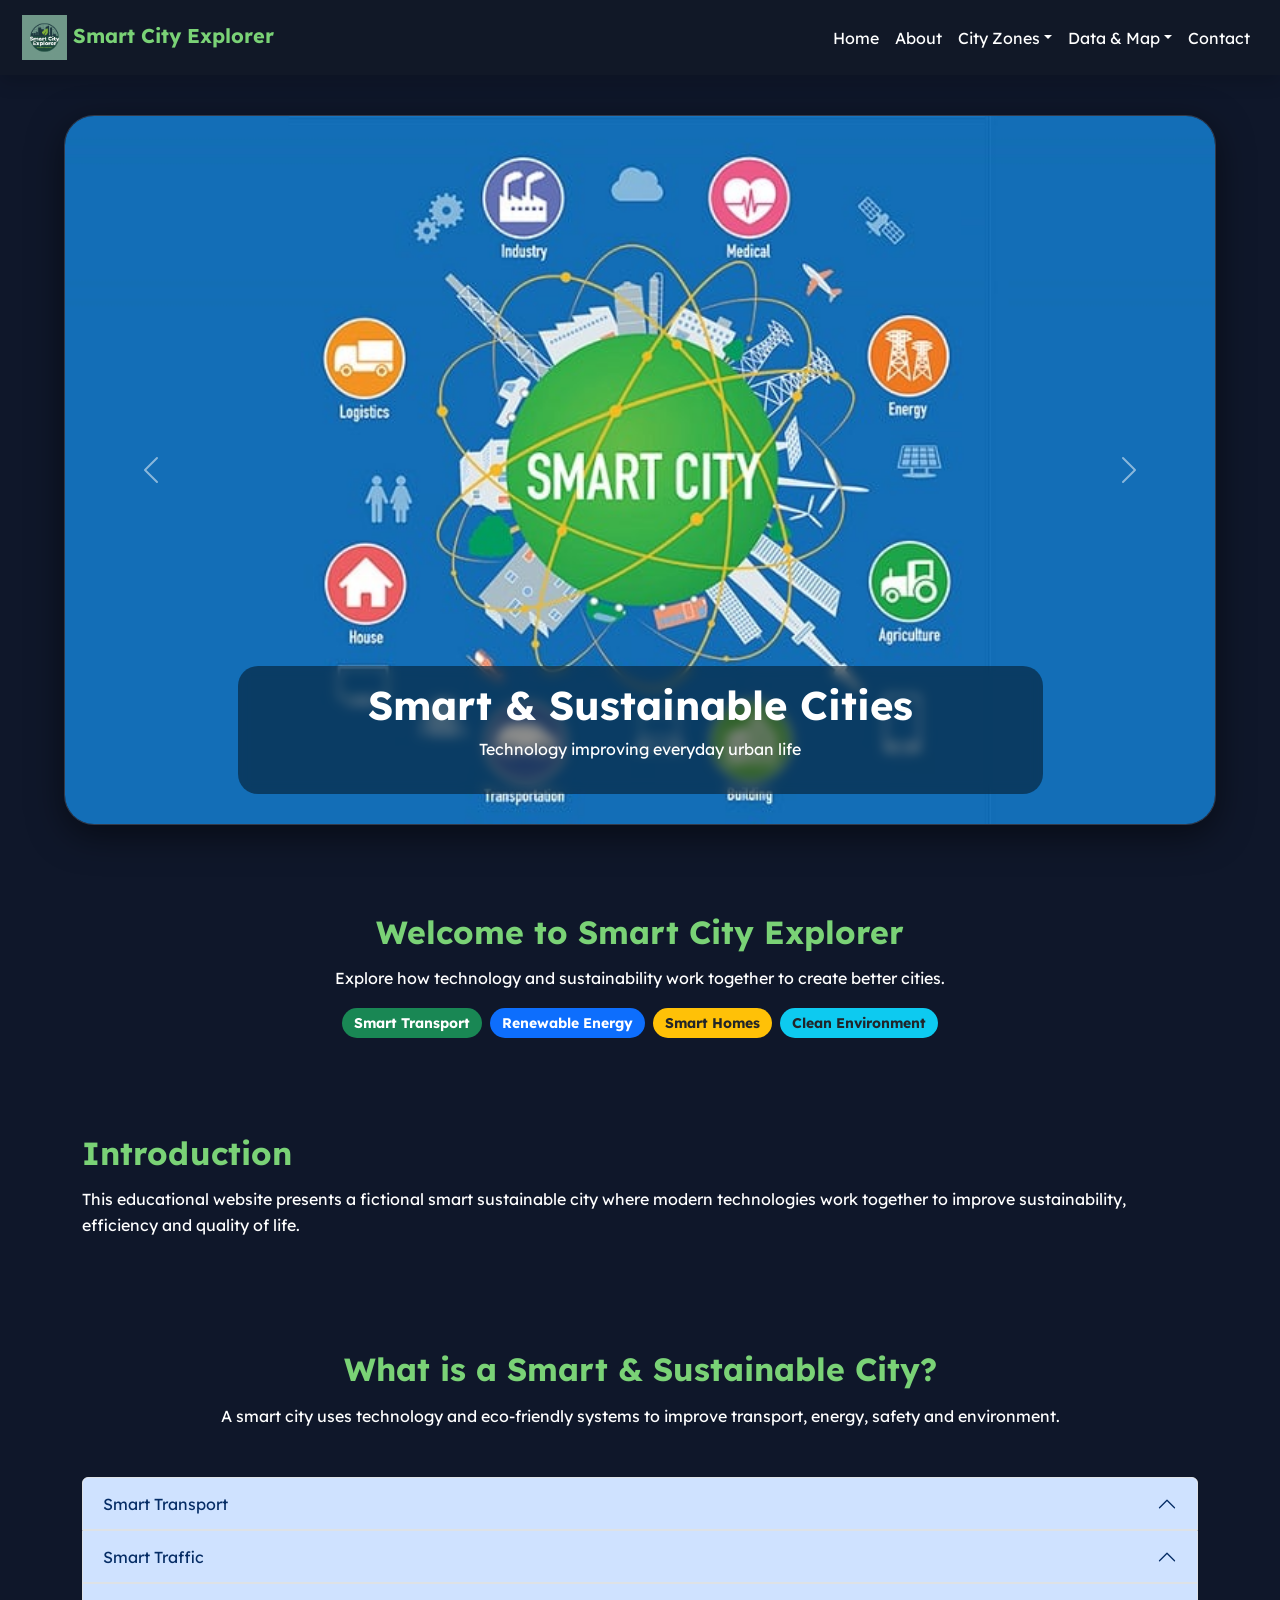
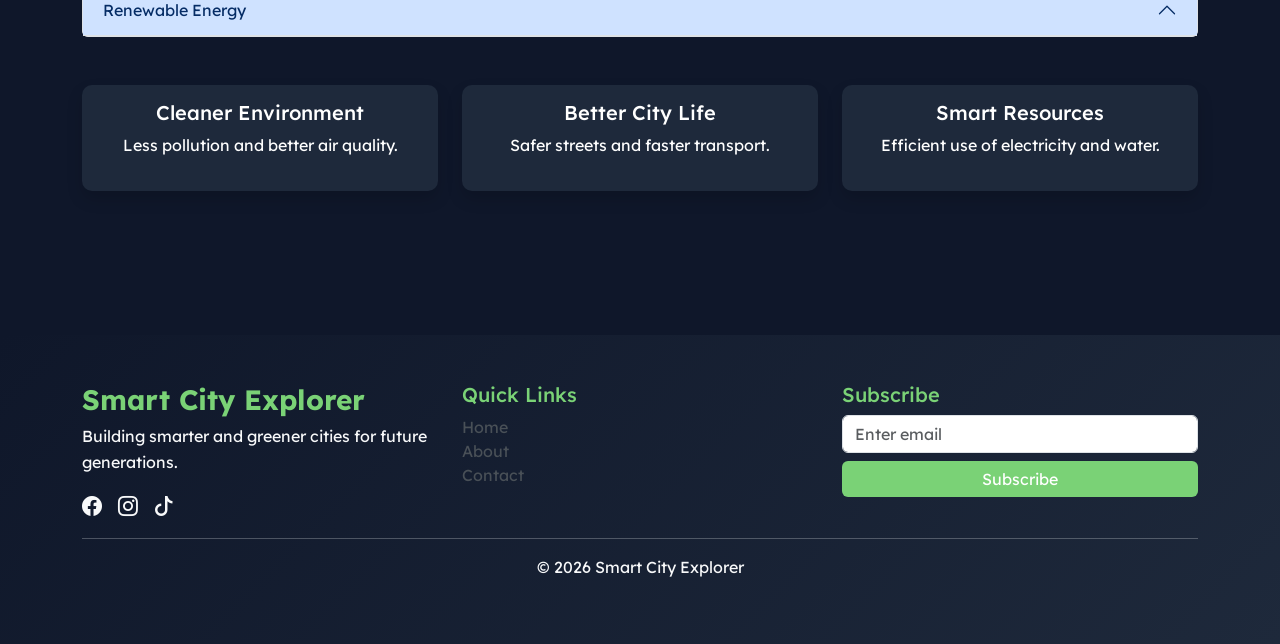
<file: index.html>
<!doctype html>
<html lang="en">
<head>
  <meta charset="utf-8">
  <meta name="viewport" content="width=device-width, initial-scale=1">
  <title>Smart Sustainable City Explorer</title>

  <link rel="icon" type="image/png" href="images/Logo.png">
  <link href="https://cdn.jsdelivr.net/npm/bootstrap@5.3.8/dist/css/bootstrap.min.css" rel="stylesheet">
  <link rel="stylesheet" href="https://cdn.jsdelivr.net/npm/bootstrap-icons@1.11.3/font/bootstrap-icons.css">
  <link href="https://fonts.googleapis.com/css2?family=Lexend:wght@100..900&display=swap" rel="stylesheet">
  <link rel="stylesheet" href="style.css">
</head>
<body>


<nav class="navbar navbar-expand-lg navbar-dark sticky-top shadow custom-navbar">
  <div class="container-fluid">
    <a class="navbar-brand fw-bold me-4" href="index.html">
      <img src="images/Logo.png" style="height:45px;width:45px;">
      Smart City Explorer
    </a>

    <button class="navbar-toggler" type="button" data-bs-toggle="collapse" data-bs-target="#navbarNav">
      <span class="navbar-toggler-icon"></span>
    </button>

    <div class="collapse navbar-collapse" id="navbarNav">
      <ul class="navbar-nav ms-auto">
        <li class="nav-item"><a class="nav-link active" href="index.html">Home</a></li>
        <li class="nav-item"><a class="nav-link" href="about.html">About</a></li>

        <li class="nav-item dropdown">
          <a class="nav-link dropdown-toggle" href="#" role="button" data-bs-toggle="dropdown">City Zones</a>
          <ul class="dropdown-menu">
            <li><a class="dropdown-item" href="transport.html">Transport</a></li>
            <li><a class="dropdown-item" href="energy.html">Energy</a></li>
            <li><a class="dropdown-item" href="traffic.html">Traffic</a></li>
            <li><a class="dropdown-item" href="waste.html">Waste</a></li>
            <li><a class="dropdown-item" href="homes.html">Homes</a></li>
            <li><a class="dropdown-item" href="health.html">Health</a></li>
            <li><a class="dropdown-item" href="parks.html">Parks</a></li>
            <li><a class="dropdown-item" href="water.html">Water</a></li>
          </ul>
        </li>

        <li class="nav-item dropdown">
          <a class="nav-link dropdown-toggle" href="#" role="button" data-bs-toggle="dropdown">Data & Map</a>
          <ul class="dropdown-menu">
            <li><a class="dropdown-item" href="city-map.html">City Map</a></li>
            <li><a class="dropdown-item" href="dashboard.html">Dashboard</a></li>
          </ul>
        </li>

        <li class="nav-item"><a class="nav-link" href="contact.html">Contact</a></li>
      </ul>
    </div>
  </div>
</nav>



<div id="cityCarousel" class="carousel slide" data-bs-ride="carousel">
  <div class="carousel-inner">

    <div class="carousel-item active">
      <img src="images/city1.jpg" class="d-block w-100 img-fluid carousel-img">
      <div class="carousel-caption">
        <h1>Smart & Sustainable Cities</h1>
        <p>Technology improving everyday urban life</p>
      </div>
    </div>

    <div class="carousel-item">
      <img src="images/city2.png" class="d-block w-100 img-fluid carousel-img">
      <div class="carousel-caption">
        <h1>Cleaner Transport</h1>
        <p>Electric mobility and smart traffic systems</p>
      </div>
    </div>

    <div class="carousel-item">
      <img src="images/city3.jpg" class="d-block w-100 img-fluid carousel-img">
      <div class="carousel-caption">
        <h1>Green Future</h1>
        <p>Renewable energy and eco-friendly living</p>
      </div>
    </div>

  </div>
  <button class="carousel-control-prev" type="button" data-bs-target="#cityCarousel" data-bs-slide="prev">
    <span class="carousel-control-prev-icon" aria-hidden="true"></span>
    <span class="visually-hidden">Previous</span>
  </button>
  <button class="carousel-control-next" type="button" data-bs-target="#cityCarousel" data-bs-slide="next">
    <span class="carousel-control-next-icon" aria-hidden="true"></span>
    <span class="visually-hidden">Next</span>
  </button>
</div>



<div class="container py-5 text-center">
  <h2>Welcome to Smart City Explorer</h2>
  <p>Explore how technology and sustainability work together to create better cities.</p>

  <div class="d-flex flex-wrap justify-content-center gap-2 mt-3">
    <span class="badge bg-success rounded-pill">Smart Transport</span>
    <span class="badge bg-primary rounded-pill">Renewable Energy</span>
    <span class="badge bg-warning text-dark rounded-pill">Smart Homes</span>
    <span class="badge bg-info text-dark rounded-pill">Clean Environment</span>
  </div>
</div>



<div class="container py-5">
  <h2>Introduction</h2>
  <p>
    This educational website presents a fictional smart sustainable city where modern
    technologies work together to improve sustainability, efficiency and quality of life.
  </p>
</div>



<div class="container py-5">
  <div class="text-center mb-5">
    <h2>What is a Smart & Sustainable City?</h2>
    <p>A smart city uses technology and eco-friendly systems to improve transport, energy, safety and environment.</p>
  </div>

  <div class="accordion" id="smartCityAccordion">

    <div class="accordion-item">
      <h2 class="accordion-header">
        <button class="accordion-button" data-bs-toggle="collapse" data-bs-target="#transport">
          Smart Transport
        </button>
      </h2>
      <div id="transport" class="accordion-collapse collapse" data-bs-parent="#smartCityAccordion">
        <div class="accordion-body">Electric buses and AI traffic systems reduce congestion and pollution.</div>
      </div>
    </div>

    <div class="accordion-item">
      <h2 class="accordion-header">
        <button class="accordion-button" data-bs-toggle="collapse" data-bs-target="#traffic">
          Smart Traffic
        </button>
      </h2>
      <div id="traffic" class="accordion-collapse collapse" data-bs-parent="#smartCityAccordion">
        <div class="accordion-body">Smart sensors monitor roads and prevent accidents.</div>
      </div>
    </div>

    <div class="accordion-item">
      <h2 class="accordion-header">
        <button class="accordion-button" data-bs-toggle="collapse" data-bs-target="#energy">
          Renewable Energy
        </button>
      </h2>
      <div id="energy" class="accordion-collapse collapse" data-bs-parent="#smartCityAccordion">
        <div class="accordion-body">Solar panels and wind turbines reduce fossil fuel use.</div>
      </div>
    </div>

  </div>


  <div class="row py-5 text-center g-4">
    <div class="col-lg-4 col-md-6 col-12">
      <div class="card p-3 shadow h-100">
        <h5>Cleaner Environment</h5>
        <p>Less pollution and better air quality.</p>
      </div>
    </div>

    <div class="col-lg-4 col-md-6 col-12">
      <div class="card p-3 shadow h-100">
        <h5>Better City Life</h5>
        <p>Safer streets and faster transport.</p>
      </div>
    </div>

    <div class="col-lg-4 col-md-6 col-12">
      <div class="card p-3 shadow h-100">
        <h5>Smart Resources</h5>
        <p>Efficient use of electricity and water.</p>
      </div>
    </div>
  </div>
</div>



<footer class="footer mt-5 py-5 text-light" style="background:linear-gradient(135deg,#0f172a,#1e293b);">
  <div class="container">
    <div class="row gy-4">

      <div class="col-lg-4">
        <h3>Smart City Explorer</h3>
        <p>Building smarter and greener cities for future generations.</p>
        <div class="d-flex gap-3">
          <a href="#" class="text-light fs-5"><i class="bi bi-facebook"></i></a>
          <a href="#" class="text-light fs-5"><i class="bi bi-instagram"></i></a>
          <a href="#" class="text-light fs-5"><i class="bi bi-tiktok"></i></a>
        </div>
      </div>


      <div class="col-lg-4 col-md-6 col-12">
        <h5>Quick Links</h5>
        <a href="index.html" class="d-block text-light-emphasis">Home</a>
        <a href="about.html" class="d-block text-light-emphasis">About</a>
        <a href="contact.html" class="d-block text-light-emphasis">Contact</a>
      </div>

      <div class="col-lg-4 col-md-6 col-12">
        <h5>Subscribe</h5>
        <input type="email" class="form-control mb-2" placeholder="Enter email">
        <button class="btn btn-success w-100">Subscribe</button>
      </div>

    </div>
    <hr>
    <p class="text-center">© 2026 Smart City Explorer</p>
  </div>
</footer>

<script src="https://cdn.jsdelivr.net/npm/bootstrap@5.3.8/dist/js/bootstrap.bundle.min.js"></script>
</body>
</html>
</file>
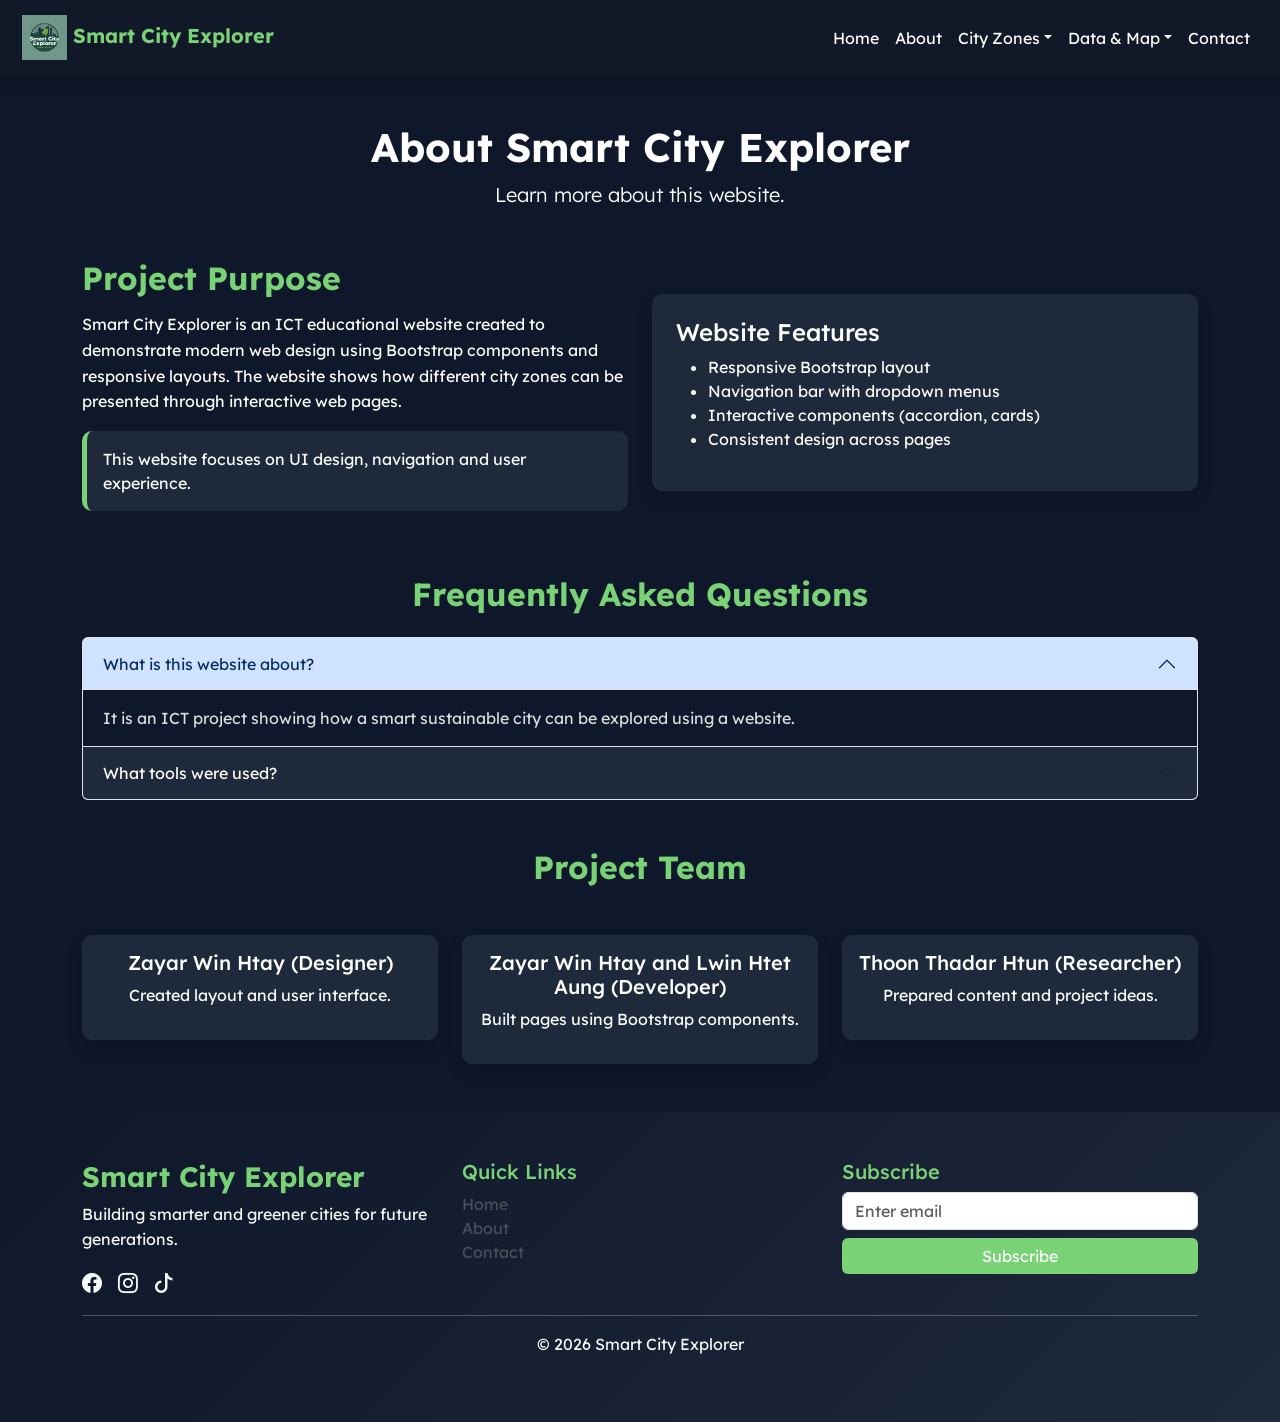
<file: about.html>
<!doctype html>
<html lang="en">

<head>
  <meta charset="utf-8">
  <meta name="viewport" content="width=device-width, initial-scale=1">
  <title>About • Smart Sustainable City Explorer</title>

  <link rel="icon" type="image/png" href="images/Logo.png">
  <link href="https://cdn.jsdelivr.net/npm/bootstrap@5.3.8/dist/css/bootstrap.min.css" rel="stylesheet">
  <link rel="stylesheet" href="https://cdn.jsdelivr.net/npm/bootstrap-icons@1.11.3/font/bootstrap-icons.css">
  <link href="https://fonts.googleapis.com/css2?family=Lexend:wght@100..900&display=swap" rel="stylesheet">
  <link rel="stylesheet" href="style.css">
</head>

<body>


<nav class="navbar navbar-expand-lg navbar-dark sticky-top shadow custom-navbar">
  <div class="container-fluid">
    <a class="navbar-brand fw-bold me-4" href="index.html">
      <img src="images/Logo.png" style="height:45px;width:45px;">
      Smart City Explorer
    </a>

    <button class="navbar-toggler" type="button" data-bs-toggle="collapse" data-bs-target="#navbarNav">
      <span class="navbar-toggler-icon"></span>
    </button>

    <div class="collapse navbar-collapse" id="navbarNav">
      <ul class="navbar-nav ms-auto">
        <li class="nav-item"><a class="nav-link" href="index.html">Home</a></li>
        <li class="nav-item"><a class="nav-link" href="about.html">About</a></li>

        <li class="nav-item dropdown">
          <a class="nav-link dropdown-toggle" href="#" role="button" data-bs-toggle="dropdown">City Zones</a>
          <ul class="dropdown-menu">
            <li><a class="dropdown-item" href="transport.html">Transport</a></li>
            <li><a class="dropdown-item" href="energy.html">Energy</a></li>
            <li><a class="dropdown-item" href="traffic.html">Traffic</a></li>
            <li><a class="dropdown-item" href="waste.html">Waste</a></li>
            <li><a class="dropdown-item" href="homes.html">Homes</a></li>
            <li><a class="dropdown-item" href="health.html">Health</a></li>
            <li><a class="dropdown-item" href="parks.html">Park</a></li>
            <li><a class="dropdown-item" href="water.html">Water</a></li>
          </ul>
        </li>

        <li class="nav-item dropdown">
          <a class="nav-link dropdown-toggle" href="#" role="button" data-bs-toggle="dropdown">Data & Map</a>
          <ul class="dropdown-menu">
            <li><a class="dropdown-item" href="city-map.html">City Map</a></li>
            <li><a class="dropdown-item" href="dashboard.html">Dashboard</a></li>
          </ul>
        </li>

        <li class="nav-item"><a class="nav-link active" href="contact.html">Contact</a></li>
      </ul>
    </div>
  </div>
</nav>


<div class="container mt-5 text-center">
  <h1>About Smart City Explorer</h1>
  <p class="lead">Learn more about this website.</p>
</div>


<div class="container mt-5">
  <div class="row g-4 align-items-center">

    <div class="col-md-6">
      <h2>Project Purpose</h2>
      <p>
        Smart City Explorer is an ICT educational website created to demonstrate modern web design using Bootstrap components and responsive layouts.
        The website shows how different city zones can be presented through interactive web pages.
      </p>

      <div class="alert alert-success mt-3">
        This website focuses on UI design, navigation and user experience.
      </div>
    </div>

    <div class="col-md-6">
      <div class="card p-4 shadow">
        <h4>Website Features</h4>
        <ul>
          <li>Responsive Bootstrap layout</li>
          <li>Navigation bar with dropdown menus</li>
          <li>Interactive components (accordion, cards)</li>
          <li>Consistent design across pages</li>
        </ul>
      </div>
    </div>

  </div>
</div>


<div class="container mt-5">
  <h2 class="text-center mb-4">Frequently Asked Questions</h2>

  <div class="accordion" id="faqAccordion">

    <div class="accordion-item">
      <h2 class="accordion-header">
        <button class="accordion-button" data-bs-toggle="collapse" data-bs-target="#faq1">
          What is this website about?
        </button>
      </h2>
      <div id="faq1" class="accordion-collapse collapse show" data-bs-parent="#faqAccordion">
        <div class="accordion-body">
          It is an ICT project showing how a smart sustainable city can be explored using a website.
        </div>
      </div>
    </div>

    <div class="accordion-item">
      <h2 class="accordion-header">
        <button class="accordion-button collapsed" data-bs-toggle="collapse" data-bs-target="#faq2">
          What tools were used?
        </button>
      </h2>
      <div id="faq2" class="accordion-collapse collapse" data-bs-parent="#faqAccordion">
        <div class="accordion-body">
          HTML, CSS, Bootstrap and Bootstrap Icons.
        </div>
      </div>
    </div>

  </div>
</div>


<div class="container mt-5">
  <h2 class="text-center mb-5">Project Team</h2>

  <div class="row text-center">
    <div class="col-md-4">
      <div class="card p-3 shadow">
        <h5>Zayar Win Htay (Designer)</h5>
        <p>Created layout and user interface.</p>
      </div>
    </div>

    <div class="col-md-4">
      <div class="card p-3 shadow">
        <h5>Zayar Win Htay and Lwin Htet Aung (Developer)</h5>
        <p>Built pages using Bootstrap components.</p>
      </div>
    </div>

    <div class="col-md-4">
      <div class="card p-3 shadow">
        <h5>Thoon Thadar Htun (Researcher)</h5>
        <p>Prepared content and project ideas.</p>
      </div>
    </div>
  </div>
</div>


<footer class="footer mt-5 py-5 text-light" style="background:linear-gradient(135deg,#0f172a,#1e293b);">
  <div class="container">
    <div class="row gy-4">

      <div class="col-lg-4">
        <h3>Smart City Explorer</h3>
        <p>Building smarter and greener cities for future generations.</p>
        <div class="d-flex gap-3">
          <a href="#" class="text-light fs-5"><i class="bi bi-facebook"></i></a>
          <a href="#" class="text-light fs-5"><i class="bi bi-instagram"></i></a>
          <a href="#" class="text-light fs-5"><i class="bi bi-tiktok"></i></a>
        </div>
      </div>

      <div class="col-lg-4">
        <h5>Quick Links</h5>
        <a href="index.html" class="d-block text-light-emphasis">Home</a>
        <a href="about.html" class="d-block text-light-emphasis">About</a>
        <a href="contact.html" class="d-block text-light-emphasis">Contact</a>
      </div>

      <div class="col-lg-4">
        <h5>Subscribe</h5>
        <input type="email" class="form-control mb-2" placeholder="Enter email">
        <button class="btn btn-success w-100">Subscribe</button>
      </div>

    </div>

    <hr>
    <p class="text-center">© 2026 Smart City Explorer</p>
  </div>
</footer>

<script src="https://cdn.jsdelivr.net/npm/bootstrap@5.3.8/dist/js/bootstrap.bundle.min.js"></script>
</body>
</html>
</file>
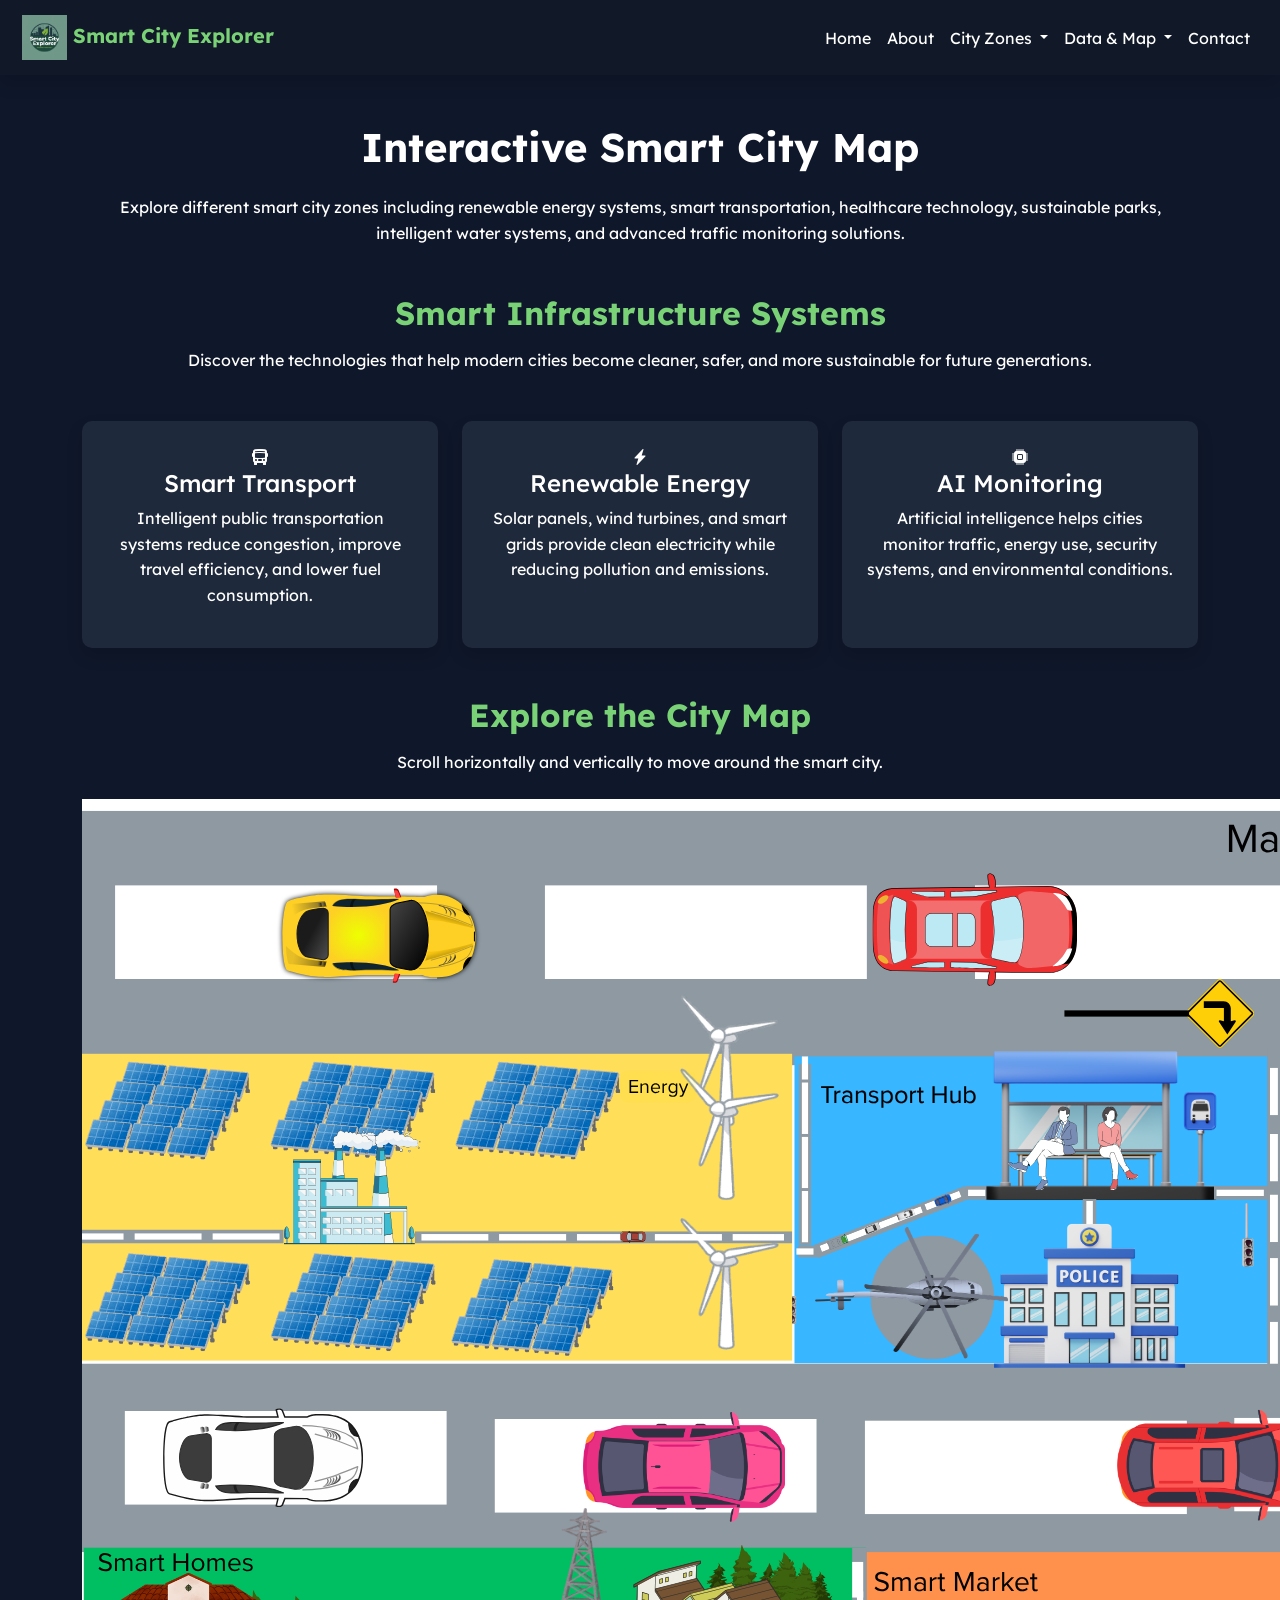
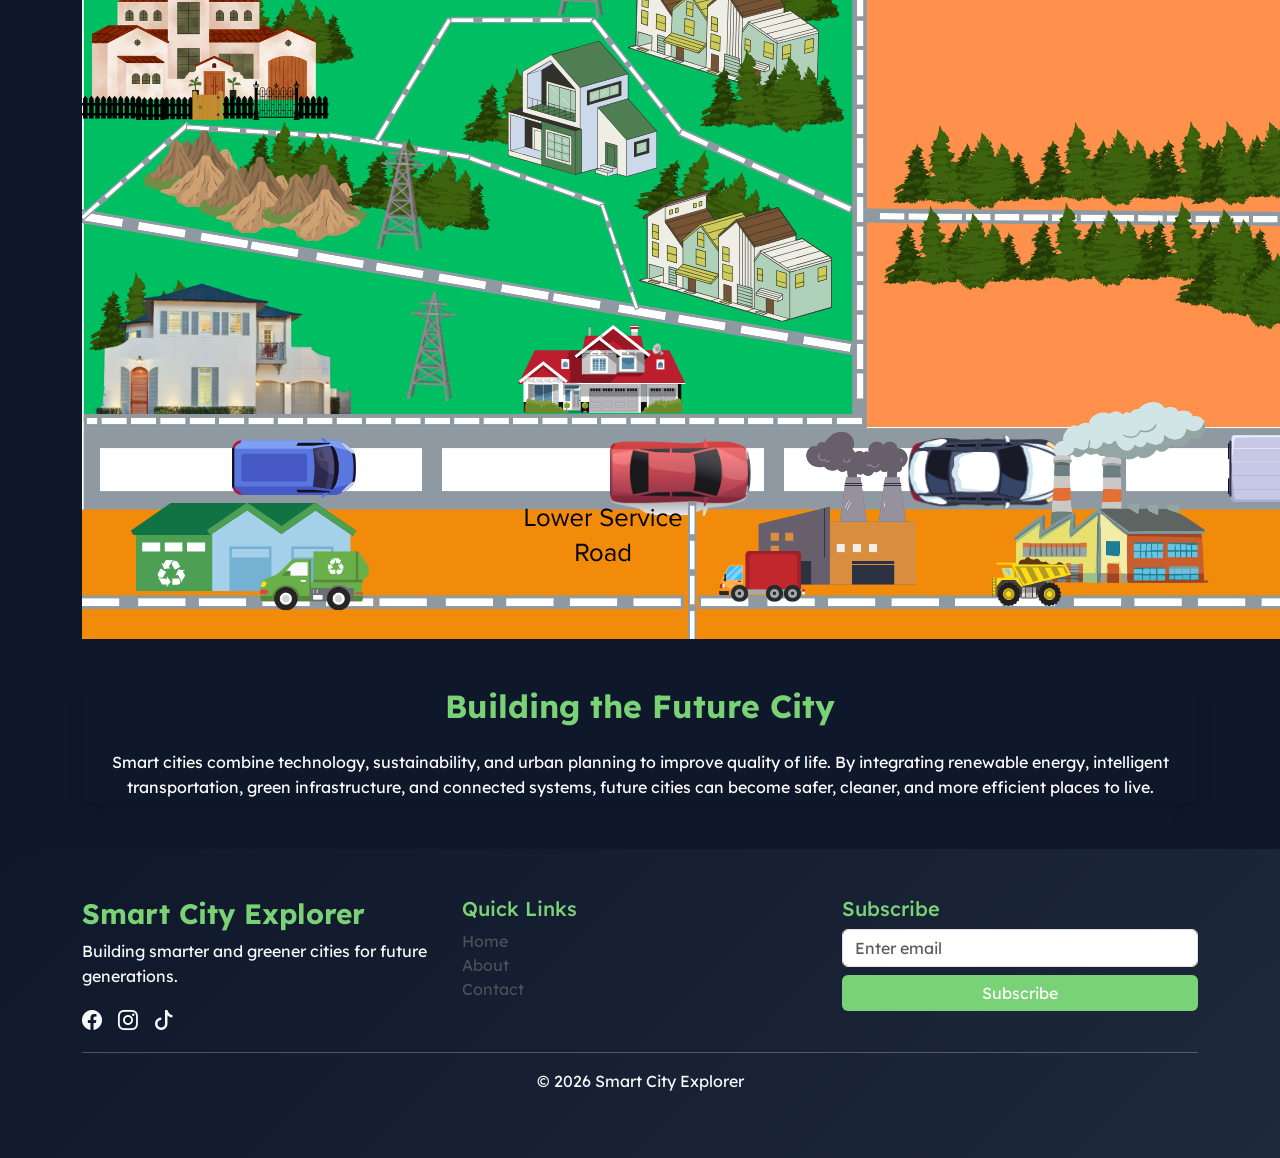
<file: city-map 1.html>
<!doctype html>
<html lang="en">
<head>
  <meta charset="utf-8">
  <meta name="viewport" content="width=device-width, initial-scale=1">
  <title>City Map • Smart Sustainable City Explorer</title>

  <link rel="icon" type="image/png" href="images/Logo.png">
  <link href="https://cdn.jsdelivr.net/npm/bootstrap@5.3.3/dist/css/bootstrap.min.css" rel="stylesheet">
  <link rel="stylesheet" href="https://cdn.jsdelivr.net/npm/bootstrap-icons@1.11.3/font/bootstrap-icons.css">
  <link href="https://fonts.googleapis.com/css2?family=Lexend:wght@100..900&display=swap" rel="stylesheet">
  <link rel="stylesheet" href="style.css">
</head>
<body>

<nav class="navbar navbar-expand-lg navbar-dark sticky-top shadow custom-navbar">
  <div class="container-fluid">

    <a class="navbar-brand fw-bold me-4" href="index.html">
      <img src="images/Logo.png" style="height:45px;width:45px;">
      Smart City Explorer
    </a>

    <button class="navbar-toggler" type="button" data-bs-toggle="collapse" data-bs-target="#navbarNav">
      <span class="navbar-toggler-icon"></span>
    </button>

    <div class="collapse navbar-collapse" id="navbarNav">

      <ul class="navbar-nav ms-auto">

        <li class="nav-item">
          <a class="nav-link" href="index.html">Home</a>
        </li>

        <li class="nav-item">
          <a class="nav-link" href="about.html">About</a>
        </li>

        <li class="nav-item dropdown">
          <a class="nav-link dropdown-toggle" href="#" role="button" data-bs-toggle="dropdown">
            City Zones
          </a>

          <ul class="dropdown-menu">
            <li><a class="dropdown-item" href="transport.html">Transport</a></li>
            <li><a class="dropdown-item" href="energy.html">Energy</a></li>
            <li><a class="dropdown-item" href="traffic.html">Traffic</a></li>
            <li><a class="dropdown-item" href="waste.html">Waste</a></li>
            <li><a class="dropdown-item" href="homes.html">Homes</a></li>
            <li><a class="dropdown-item" href="health.html">Health</a></li>
            <li><a class="dropdown-item" href="parks.html">Park</a></li>
            <li><a class="dropdown-item" href="water.html">Water</a></li>
          </ul>
        </li>

        <li class="nav-item dropdown">
          <a class="nav-link dropdown-toggle active" href="#" role="button" data-bs-toggle="dropdown">
            Data & Map
          </a>

          <ul class="dropdown-menu">
            <li><a class="dropdown-item active" href="city-map.html">City Map</a></li>
            <li><a class="dropdown-item" href="dashboard.html">Dashboard</a></li>
          </ul>
        </li>

        <li class="nav-item">
          <a class="nav-link" href="contact.html">Contact</a>
        </li>

      </ul>
    </div>
  </div>
</nav>


<section class="hero-map">
  <div class="container mt-5 text-center">

    <h1>Interactive Smart City Map</h1>

    <p class="mt-4">
      Explore different smart city zones including renewable energy systems,
      smart transportation, healthcare technology, sustainable parks,
      intelligent water systems, and advanced traffic monitoring solutions.
    </p>

  </div>
</section>


<section class="container mt-5">

  <div class="text-center mb-5">
    <h2>Smart Infrastructure Systems</h2>

    <p>
      Discover the technologies that help modern cities become cleaner,
      safer, and more sustainable for future generations.
    </p>
  </div>

  <div class="row g-4">

    <div class="col-md-4">
      <div class="card h-100 p-4 text-center shadow">

        <div class="icon-circle">
          <i class="bi bi-bus-front-fill"></i>
        </div>

        <h4>Smart Transport</h4>

        <p>
          Intelligent public transportation systems reduce congestion,
          improve travel efficiency, and lower fuel consumption.
        </p>

      </div>
    </div>

    <div class="col-md-4">
      <div class="card h-100 p-4 text-center shadow">

        <div class="icon-circle">
          <i class="bi bi-lightning-charge-fill"></i>
        </div>

        <h4>Renewable Energy</h4>

        <p>
          Solar panels, wind turbines, and smart grids provide clean
          electricity while reducing pollution and emissions.
        </p>

      </div>
    </div>

    <div class="col-md-4">
      <div class="card h-100 p-4 text-center shadow">

        <div class="icon-circle">
          <i class="bi bi-cpu-fill"></i>
        </div>

        <h4>AI Monitoring</h4>

        <p>
          Artificial intelligence helps cities monitor traffic,
          energy use, security systems, and environmental conditions.
        </p>

      </div>
    </div>

  </div>
</section>


<section class="container mt-5">

  <div class="text-center mb-4">
    <h2>Explore the City Map</h2>

    <p>
      Scroll horizontally and vertically to move around the smart city.
    </p>
  </div>

  <div class="map-container">

    <img src="images/City Map.png" alt="Smart City Map">

  </div>

</section>


<section class="container mt-5">

  <div class="vision-box text-center shadow">

    <h2>Building the Future City</h2>

    <p class="mt-4">
      Smart cities combine technology, sustainability, and urban planning
      to improve quality of life. By integrating renewable energy,
      intelligent transportation, green infrastructure, and connected systems,
      future cities can become safer, cleaner, and more efficient places to live.
    </p>

  </div>

</section>


<footer class="footer mt-5 py-5 text-light" style="background:linear-gradient(135deg,#0f172a,#1e293b);">
  <div class="container">

    <div class="row gy-4">

      <div class="col-lg-4">

        <h3>Smart City Explorer</h3>

        <p>
          Building smarter and greener cities for future generations.
        </p>

        <div class="d-flex gap-3">

          <a href="https://www.facebook.com/profile.php?id=61589331807177" class="text-light fs-5">
            <i class="bi bi-facebook"></i>
          </a>

          <a href="https://www.instagram.com/smartcityexplorerwebsite" class="text-light fs-5">
            <i class="bi bi-instagram"></i>
          </a>

          <a href="https://www.tiktok.com" class="text-light fs-5">
            <i class="bi bi-tiktok"></i>
          </a>

        </div>

      </div>

      <div class="col-lg-4">

        <h5>Quick Links</h5>

        <a href="index.html" class="d-block text-light-emphasis">Home</a>
        <a href="about.html" class="d-block text-light-emphasis">About</a>
        <a href="contact.html" class="d-block text-light-emphasis">Contact</a>

      </div>

      <div class="col-lg-4">

        <h5>Subscribe</h5>

        <input type="email" class="form-control mb-2" placeholder="Enter email">

        <button class="btn btn-success w-100">
          Subscribe
        </button>

      </div>

    </div>

    <hr>

    <p class="text-center">
      © 2026 Smart City Explorer
    </p>

  </div>
</footer>


<script src="https://cdn.jsdelivr.net/npm/bootstrap@5.3.3/dist/js/bootstrap.bundle.min.js"></script>

</body>
</html>
</file>
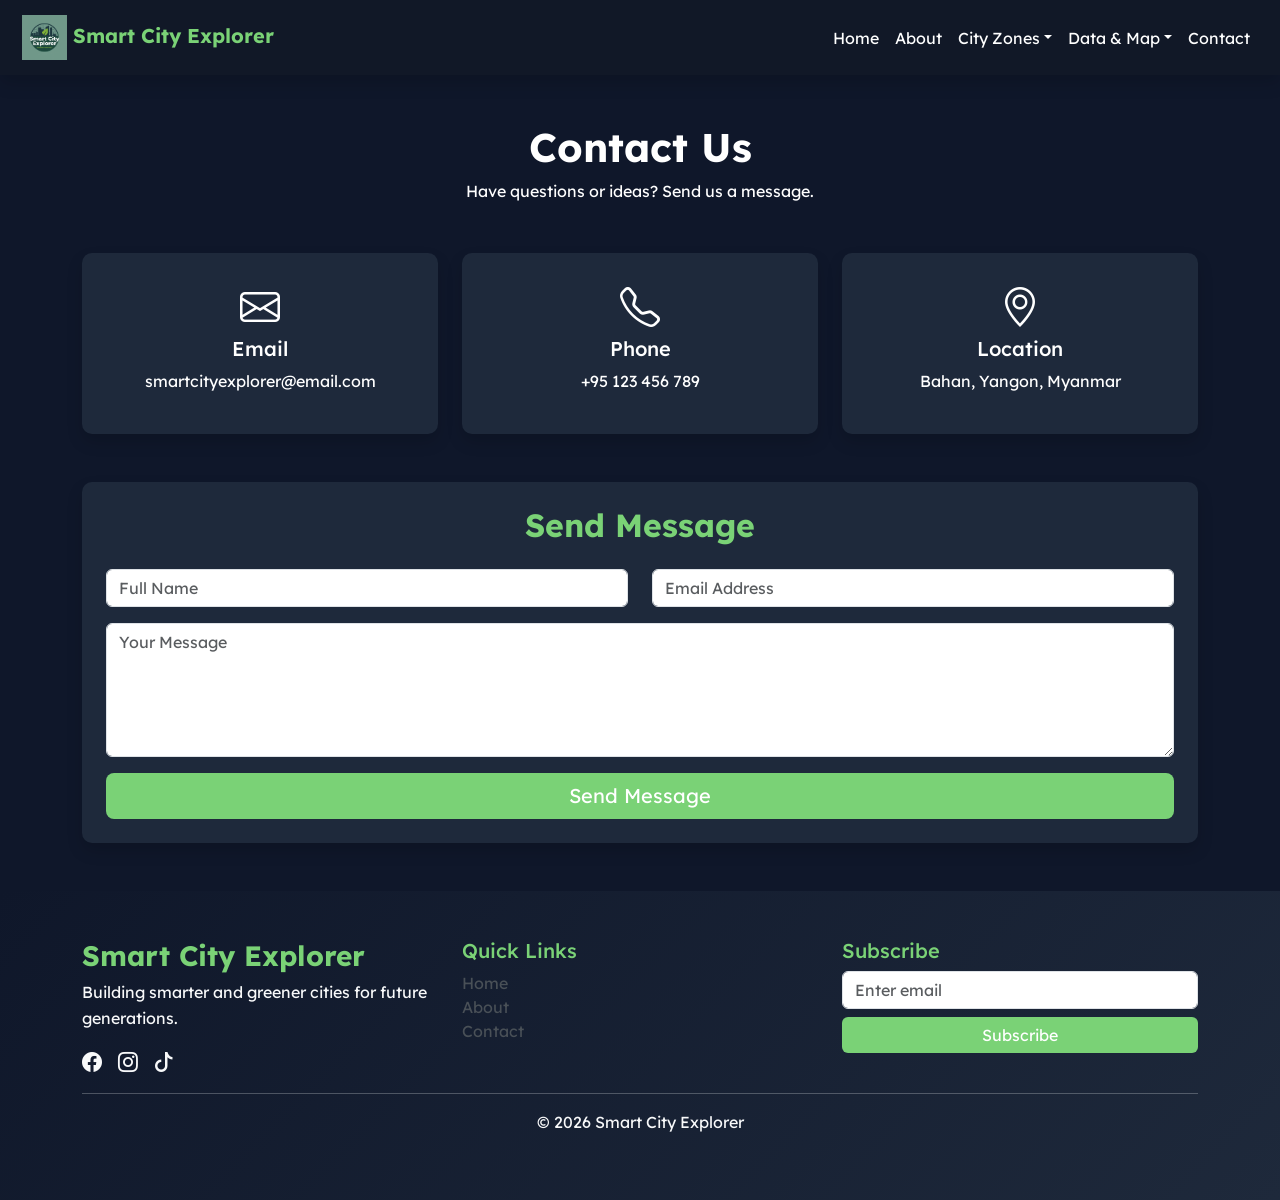
<file: contact.html>
<!doctype html>
<html lang="en">
<head>
  <meta charset="utf-8">
  <meta name="viewport" content="width=device-width, initial-scale=1">
  <title>Contact • Smart City Explorer</title>

  <link rel="icon" type="image/png" href="images/Logo.png">
  <link href="https://cdn.jsdelivr.net/npm/bootstrap@5.3.8/dist/css/bootstrap.min.css" rel="stylesheet">
  <link rel="stylesheet" href="https://cdn.jsdelivr.net/npm/bootstrap-icons@1.11.3/font/bootstrap-icons.css">
  <link href="https://fonts.googleapis.com/css2?family=Lexend:wght@100..900&display=swap" rel="stylesheet">
  <link rel="stylesheet" href="style.css">
</head>
<body>


<nav class="navbar navbar-expand-lg navbar-dark sticky-top shadow custom-navbar">
  <div class="container-fluid">
    <a class="navbar-brand fw-bold me-4" href="index.html">
      <img src="images/Logo.png" style="height:45px;width:45px;">
      Smart City Explorer
    </a>

    <button class="navbar-toggler" type="button" data-bs-toggle="collapse" data-bs-target="#navbarNav">
      <span class="navbar-toggler-icon"></span>
    </button>

    <div class="collapse navbar-collapse" id="navbarNav">
      <ul class="navbar-nav ms-auto">
        <li class="nav-item"><a class="nav-link" href="index.html">Home</a></li>
        <li class="nav-item"><a class="nav-link" href="about.html">About</a></li>

        <li class="nav-item dropdown">
          <a class="nav-link dropdown-toggle" href="#" role="button" data-bs-toggle="dropdown">City Zones</a>
          <ul class="dropdown-menu">
            <li><a class="dropdown-item" href="transport.html">Transport</a></li>
            <li><a class="dropdown-item" href="homes.html">Smart Homes</a></li>
            <li><a class="dropdown-item" href="energy.html">Energy</a></li>
            <li><a class="dropdown-item" href="traffic.html">Traffic</a></li>
            <li><a class="dropdown-item" href="waste.html">Waste</a></li>
            <li><a class="dropdown-item" href="homes.html">Homes</a></li>
            <li><a class="dropdown-item" href="health.html">Health</a></li>
            <li><a class="dropdown-item" href="parks.html">Park</a></li>
            <li><a class="dropdown-item" href="water.html">Water</a></li>
          </ul>
        </li>

        <li class="nav-item dropdown">
          <a class="nav-link dropdown-toggle" href="#" role="button" data-bs-toggle="dropdown">Data & Map</a>
          <ul class="dropdown-menu">
            <li><a class="dropdown-item" href="city-map.html">City Map</a></li>
            <li><a class="dropdown-item" href="dashboard.html">Dashboard</a></li>
          </ul>
        </li>

        <li class="nav-item"><a class="nav-link active" href="contact.html">Contact</a></li>
      </ul>
    </div>
  </div>
</nav>


<div class="container text-center mt-5">
  <h1>Contact Us</h1>
  <p>Have questions or ideas? Send us a message.</p>
</div>


<div class="container mt-5">
  <div class="row text-center g-4">
    <div class="col-md-4">
      <div class="card p-4 shadow">
        <i class="bi bi-envelope fs-1"></i>
        <h5>Email</h5>
        <p>smartcityexplorer@email.com</p>
      </div>
    </div>

    <div class="col-md-4">
      <div class="card p-4 shadow">
        <i class="bi bi-telephone fs-1"></i>
        <h5>Phone</h5>
        <p>+95 123 456 789</p>
      </div>
    </div>

    <div class="col-md-4">
      <div class="card p-4 shadow">
        <i class="bi bi-geo-alt fs-1"></i>
        <h5>Location</h5>
        <p>Bahan, Yangon, Myanmar</p>
      </div>
    </div>
  </div>
</div>


<div class="container mt-5">
  <div class="card p-4 shadow">
    <h2 class="text-center mb-4">Send Message</h2>

    <form>
      <div class="row">
        <div class="col-md-6 mb-3">
          <input type="text" class="form-control" placeholder="Full Name">
        </div>
        <div class="col-md-6 mb-3">
          <input type="email" class="form-control" placeholder="Email Address">
        </div>
      </div>

      <div class="mb-3">
        <textarea class="form-control" rows="5" placeholder="Your Message"></textarea>
      </div>

      <button class="btn btn-success w-100 btn-lg">Send Message</button>
    </form>
  </div>
</div>


<footer class="footer mt-5 py-5 text-light" style="background:linear-gradient(135deg,#0f172a,#1e293b);">
  <div class="container">
    <div class="row gy-4">

      <div class="col-lg-4">
        <h3>Smart City Explorer</h3>
        <p>Building smarter and greener cities for future generations.</p>
        <div class="d-flex gap-3">
          <a href="https://www.facebook.com/profile.php?id=61589331807177" class="text-light fs-5" data-bs-toggle="tooltip" data-bs-placement="top" data-bs-title="Facebook"><i class="bi bi-facebook"></i></a>
          <a href="https://www.instagram.com/smartcityexplorerwebsite?igsh=NWJoOTdnbTNvN2oy&utm_source=qr" class="text-light fs-5" data-bs-toggle="tooltip" data-bs-placement="top" data-bs-title="Instagram"><i class="bi bi-instagram"></i></a>
          <a href="https://www.tiktok.com/@smart.city.explor?_r=1&_t=ZS-967jxyKYe6E" class="text-light fs-5" data-bs-toggle="tooltip" data-bs-placement="top" data-bs-title="Tiktok"><i class="bi bi-tiktok"></i></a>
        </div>
      </div>

      <div class="col-lg-4">
        <h5>Quick Links</h5>
        <a href="index.html" class="d-block text-light-emphasis">Home</a>
        <a href="about.html" class="d-block text-light-emphasis">About</a>
        <a href="contact.html" class="d-block text-light-emphasis">Contact</a>
      </div>

      <div class="col-lg-4">
        <h5>Subscribe</h5>
        <input type="email" class="form-control mb-2" placeholder="Enter email">
        <button class="btn btn-success w-100">Subscribe</button>
      </div>

    </div>

    <hr>
    <p class="text-center">© 2026 Smart City Explorer</p>
  </div>
</footer>

<script src="https://cdn.jsdelivr.net/npm/bootstrap@5.3.8/dist/js/bootstrap.bundle.min.js"></script>
<script>
  const tooltipTriggerList = document.querySelectorAll('[data-bs-toggle="tooltip"]')
  const tooltipList = [...tooltipTriggerList].map(el => new bootstrap.Tooltip(el))
</script>
</body>
</html>
</file>
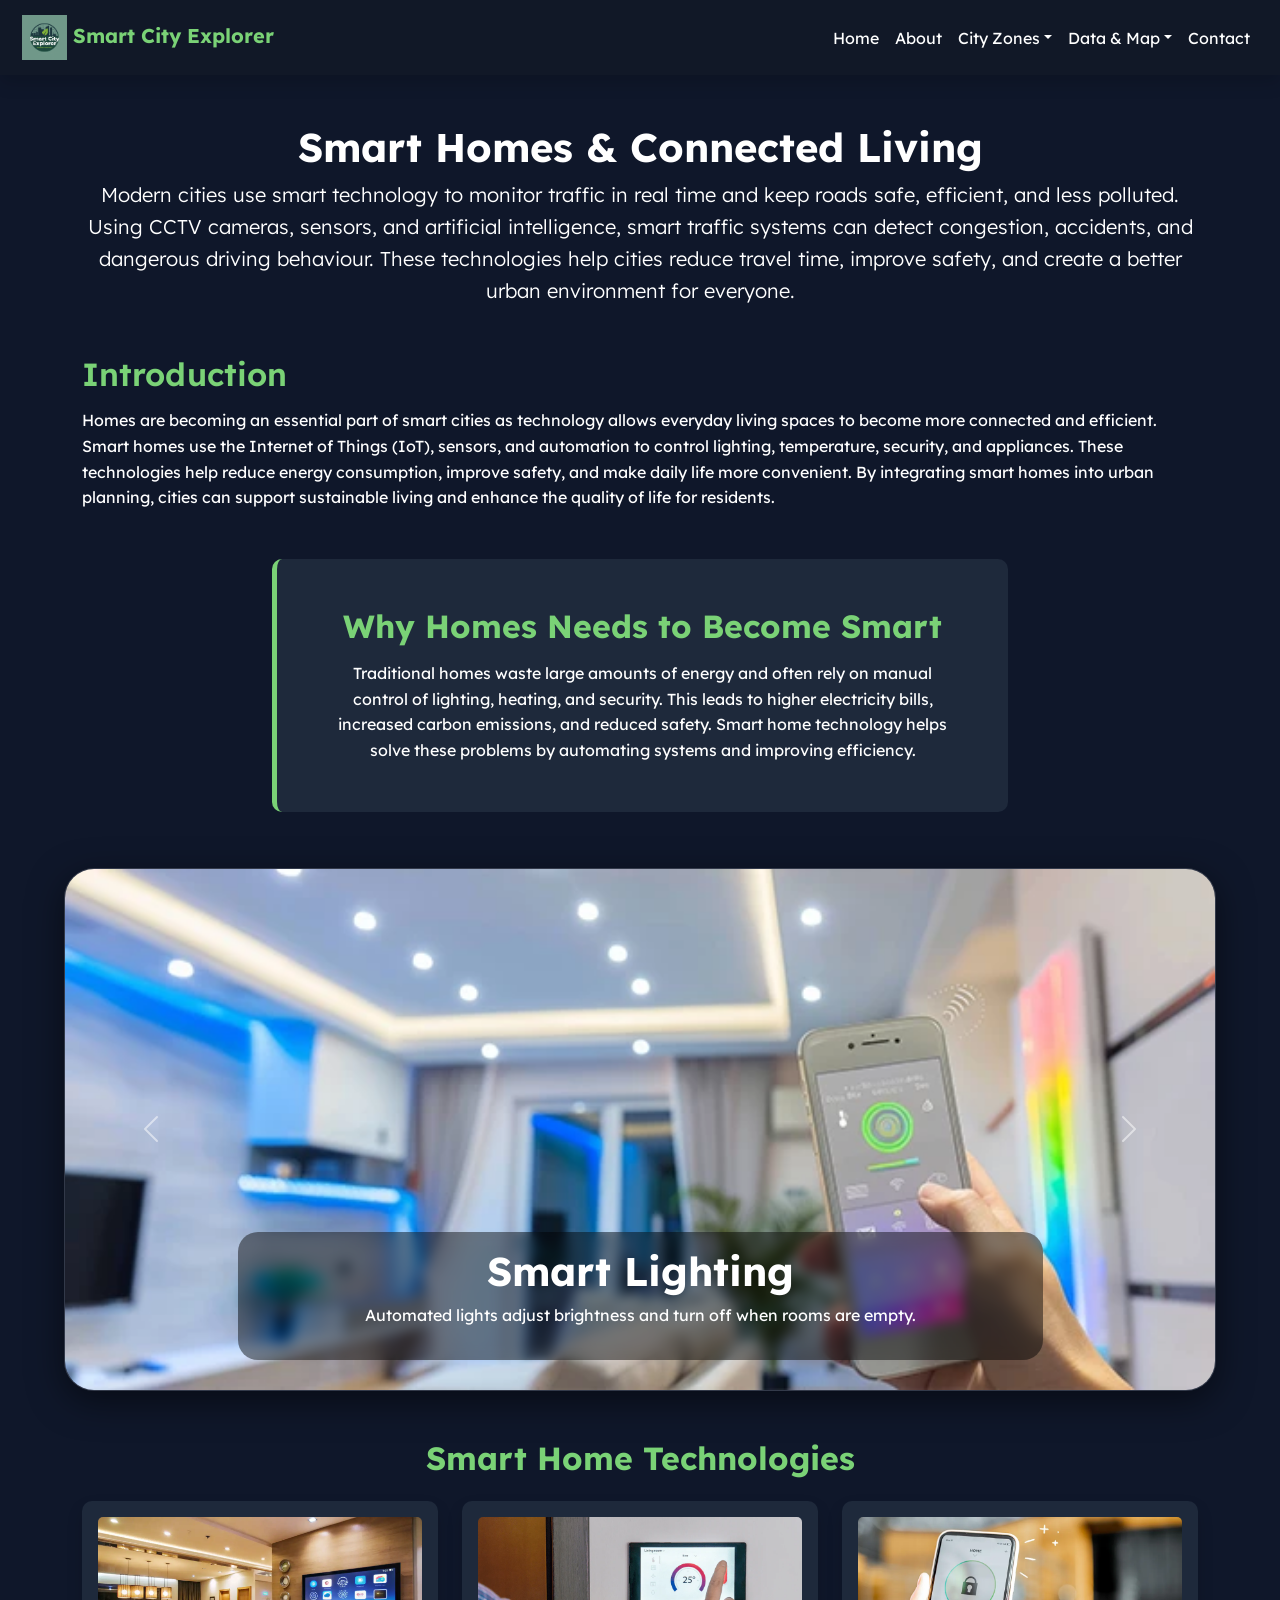
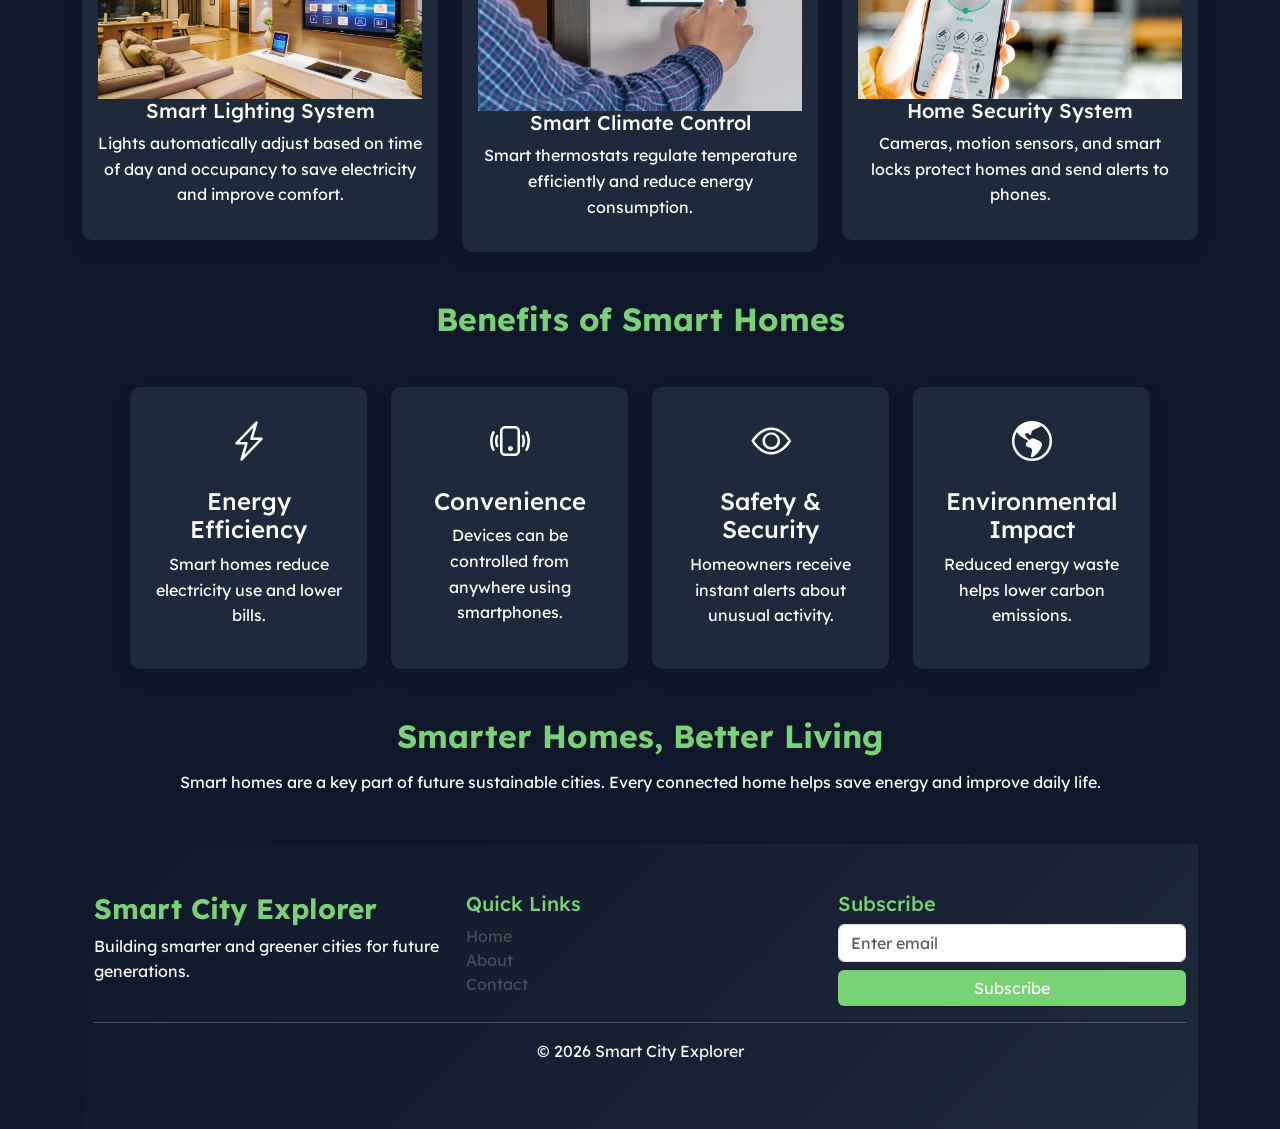
<file: homes.html>
<!doctype html>
<html lang="en">
<head>
  <meta charset="utf-8">
  <meta name="viewport" content="width=device-width, initial-scale=1">
  <title>Homes • Smart Sustainable City Explorer</title>

  <link rel="icon" type="image/png" href="images/Logo.png">
  <link href="https://cdn.jsdelivr.net/npm/bootstrap@5.3.8/dist/css/bootstrap.min.css" rel="stylesheet">
  <link rel="stylesheet" href="https://cdn.jsdelivr.net/npm/bootstrap-icons@1.11.3/font/bootstrap-icons.css">
  <link href="https://fonts.googleapis.com/css2?family=Lexend:wght@100..900&display=swap" rel="stylesheet">
  <link rel="stylesheet" href="style.css">
</head>
<body>


<nav class="navbar navbar-expand-lg navbar-dark sticky-top shadow custom-navbar">
  <div class="container-fluid">
    <a class="navbar-brand fw-bold me-4" href="index.html">
      <img src="images/Logo.png" style="height:45px;width:45px;">
      Smart City Explorer
    </a>

    <button class="navbar-toggler" type="button" data-bs-toggle="collapse" data-bs-target="#navbarNav">
      <span class="navbar-toggler-icon"></span>
    </button>

    <div class="collapse navbar-collapse" id="navbarNav">
      <ul class="navbar-nav ms-auto">
        <li class="nav-item"><a class="nav-link" href="index.html">Home</a></li>
        <li class="nav-item"><a class="nav-link" href="about.html">About</a></li>

        <li class="nav-item dropdown">
          <a class="nav-link dropdown-toggle" href="#" role="button" data-bs-toggle="dropdown">City Zones</a>
          <ul class="dropdown-menu">
            <li><a class="dropdown-item" href="transport.html">Transport</a></li>
            <li><a class="dropdown-item" href="energy.html">Energy</a></li>
            <li><a class="dropdown-item" href="traffic.html">Traffic</a></li>
            <li><a class="dropdown-item" href="waste.html">Waste</a></li>
            <li><a class="dropdown-item" href="homes.html">Homes</a></li>
            <li><a class="dropdown-item" href="health.html">Health</a></li>
            <li><a class="dropdown-item" href="parks.html">Park</a></li>
            <li><a class="dropdown-item" href="water.html">Water</a></li>
          </ul>
        </li>

        <li class="nav-item dropdown">
          <a class="nav-link dropdown-toggle" href="#" role="button" data-bs-toggle="dropdown">Data & Map</a>
          <ul class="dropdown-menu">
            <li><a class="dropdown-item" href="city-map.html">City Map</a></li>
            <li><a class="dropdown-item" href="dashboard.html">Dashboard</a></li>
          </ul>
        </li>

        <li class="nav-item"><a class="nav-link active" href="contact.html">Contact</a></li>
      </ul>
    </div>
  </div>
</nav>


<div class="container mt-5 text-center">
  <h1 class="fw-bold">Smart Homes & Connected Living</h1>
  <p class="lead text-center">Modern cities use smart technology to monitor traffic in real time and keep roads safe, efficient, and less polluted. Using CCTV cameras, sensors, and artificial intelligence, smart traffic systems can detect congestion, accidents, and dangerous driving behaviour. These technologies help cities reduce travel time, improve safety, and create a better urban environment for everyone.</p>
</div>

<div class="container mt-5">
  <h2 class="fw-semibold">Introduction</h2>
  <p>Homes are becoming an essential part of smart cities as technology allows everyday living spaces to become more connected and efficient. Smart homes use the Internet of Things (IoT), sensors, and automation to control lighting, temperature, security, and appliances. These technologies help reduce energy consumption, improve safety, and make daily life more convenient. By integrating smart homes into urban planning, cities can support sustainable living and enhance the quality of life for residents.</p>
</div>

<div class="container mt-5">
  <div class="row justify-content-center">
    <div class="col-lg-10 col-xl-8">
      
      <div class="alert text-center p-5">
        <h2 class="mb-3">Why Homes Needs to Become Smart</h2>
        <p class="mb-0">
          Traditional homes waste large amounts of energy and often rely on manual control of lighting, heating, and security. This leads to higher electricity bills, increased carbon emissions, and reduced safety. Smart home technology helps solve these problems by automating systems and improving efficiency.
        </p>
      </div>

    </div>
  </div>
</div>

<div id="homesCarousel" class="carousel slide" data-bs-ride="carousel" data-bs-interval="3000">
  <div class="carousel-inner">

    <div class="carousel-item active">
      <img src="images/homes1.webp" class="d-block w-100 img-fluid carousel-img">
      <div class="carousel-caption">
        <h1>Smart Lighting</h1>
        <p>Automated lights adjust brightness and turn off when rooms are empty.</p>
      </div>
    </div>

    <div class="carousel-item">
      <img src="images/homes2.jpg" class="d-block w-100 img-fluid carousel-img">
      <div class="carousel-caption">
        <h1>Smart Security</h1>
        <p>Cameras and sensors monitor homes and send alerts instantly.</p>
      </div>
    </div>

    <div class="carousel-item">
      <img src="images/homes3.jpg" class="d-block w-100 img-fluid carousel-img">
      <div class="carousel-caption">
        <h1>Smart Appliances</h1>
        <p>Connected devices make daily tasks easier and more efficient.</p>
      </div>
    </div>

  </div>
   <button class="carousel-control-prev" type="button" data-bs-target="#homesCarousel" data-bs-slide="prev">
    <span class="carousel-control-prev-icon" aria-hidden="true"></span>
    <span class="visually-hidden">Previous</span>
  </button>
  <button class="carousel-control-next" type="button" data-bs-target="#homesCarousel" data-bs-slide="next">
    <span class="carousel-control-next-icon" aria-hidden="true"></span>
    <span class="visually-hidden">Next</span>
  </button>
</div>

<div class="container mt-5">

  <div class="text-center mb-4">
    <h2>Smart Home Technologies</h2>
  </div>

  <div class="row text-center">

    <div class="col-md-4">
      <div class="card p-3 shadow">
        <img src="images/smart lighting system.webp" class="card-img-top" alt="Smart Lighting System">
        <h5>Smart Lighting System</h5>
        <p>Lights automatically adjust based on time of day and occupancy to save electricity and improve comfort.</p>
      </div>
    </div>

    <div class="col-md-4">
      <div class="card p-3 shadow">
        <img src="images/smart climate control.webp" class="card-img-top" alt="Smart Climate Control">
        <h5>Smart Climate Control</h5>
        <p>Smart thermostats regulate temperature efficiently and reduce energy consumption.</p>
      </div>
    </div>

    <div class="col-md-4">
      <div class="card p-3 shadow">
        <img src="images/home security system.webp" class="card-img-top" alt="Home Security System">
        <h5>Home Security System</h5>
        <p>Cameras, motion sensors, and smart locks protect homes and send alerts to phones.</p>
      </div>
    </div>

  </div>

<div class="container mt-5 px-lg-5">

  <h2 class="text-center mb-5">Benefits of Smart Homes</h2>

  <div class="row g-4 justify-content-center">


    <div class="col-sm-10 col-md-6 col-lg-3">
      <div class="card h-100 text-center p-4 shadow">
        <i class="bi bi-lightning-charge fs-1 mb-3"></i>
        <h4>Energy Efficiency</h4>
        <p>
          Smart homes reduce electricity use and lower bills.
        </p>
      </div>
    </div>


    <div class="col-sm-10 col-md-6 col-lg-3">
      <div class="card h-100 text-center p-4 shadow">
        <i class="bi bi-phone-vibrate fs-1 mb-3"></i>
        <h4>Convenience</h4>
        <p>
          Devices can be controlled from anywhere using smartphones.
        </p>
      </div>
    </div>


    <div class="col-sm-10 col-md-6 col-lg-3">
      <div class="card h-100 text-center p-4 shadow">
        <i class="bi bi-eye fs-1 mb-3"></i>
        <h4>Safety & Security</h4>
        <p>
          Homeowners receive instant alerts about unusual activity.
        </p>
      </div>
    </div>


    <div class="col-sm-10 col-md-6 col-lg-3">
      <div class="card h-100 text-center p-4 shadow">
        <i class="bi bi-globe-americas fs-1 mb-3"></i>
        <h4>Environmental Impact</h4>
        <p>
          Reduced energy waste helps lower carbon emissions.
        </p>
      </div>
    </div>

  </div>
</div>

<div class="container mt-5 text-center">
  <h2>Smarter Homes, Better Living</h2>
  <p>Smart homes are a key part of future sustainable cities. Every connected home helps save energy and improve daily life.</p>
</div>


<footer class="footer mt-5 py-5 text-light" style="background:linear-gradient(135deg,#0f172a,#1e293b);">
  <div class="container">
    <div class="row gy-4">

      <div class="col-lg-4 col-md-6 col-12">
        <h3>Smart City Explorer</h3>
        <p>Building smarter and greener cities for future generations.</p>
      </div>

      <div class="col-lg-4 col-md-6 col-12">
        <h5>Quick Links</h5>
        <a href="index.html" class="d-block text-light-emphasis">Home</a>
        <a href="about.html" class="d-block text-light-emphasis">About</a>
        <a href="contact.html" class="d-block text-light-emphasis">Contact</a>
      </div>

      <div class="col-lg-4 col-md-6 col-12">
        <h5>Subscribe</h5>
        <input type="email" class="form-control mb-2" placeholder="Enter email">
        <button class="btn btn-success w-100">Subscribe</button>
      </div>

    </div>
    <hr>
    <p class="text-center">© 2026 Smart City Explorer</p>
  </div>
</footer>

<script src="https://cdn.jsdelivr.net/npm/bootstrap@5.3.8/dist/js/bootstrap.bundle.min.js"></script>
</body>
</html>
</file>
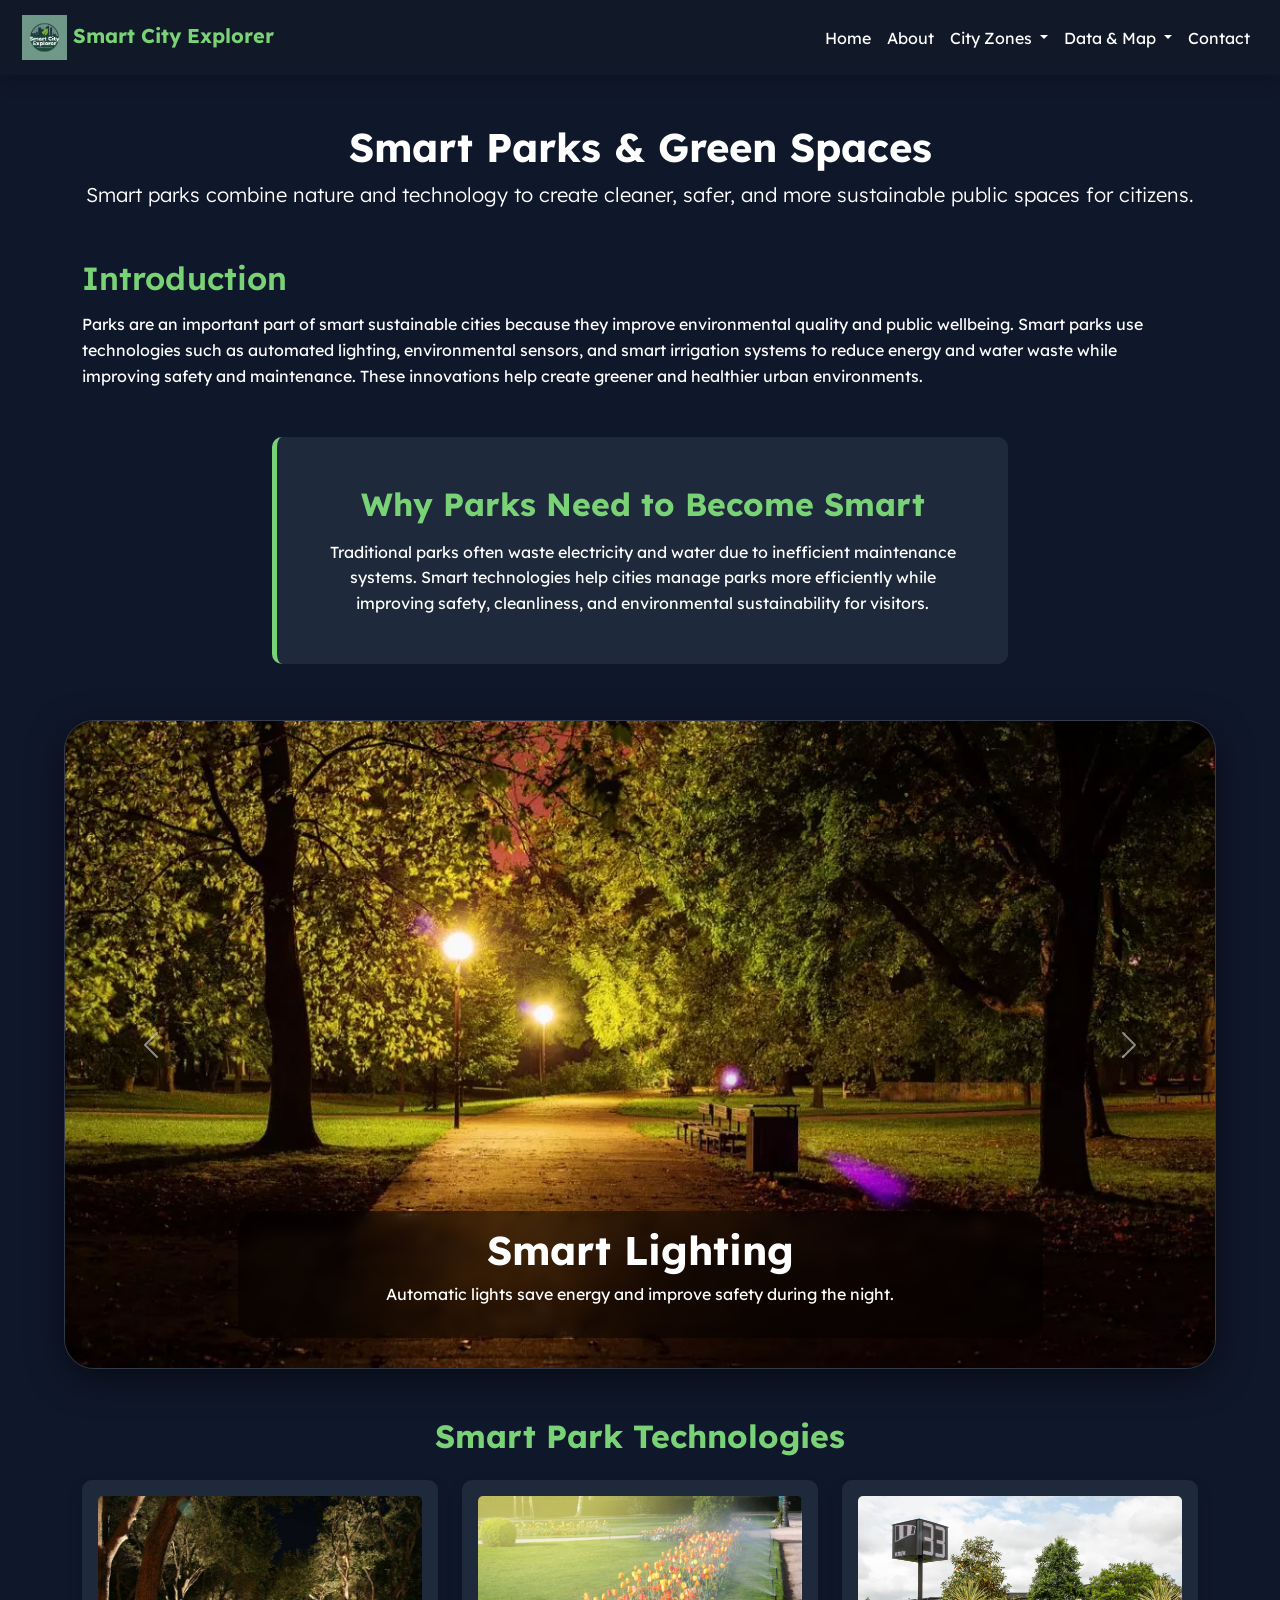
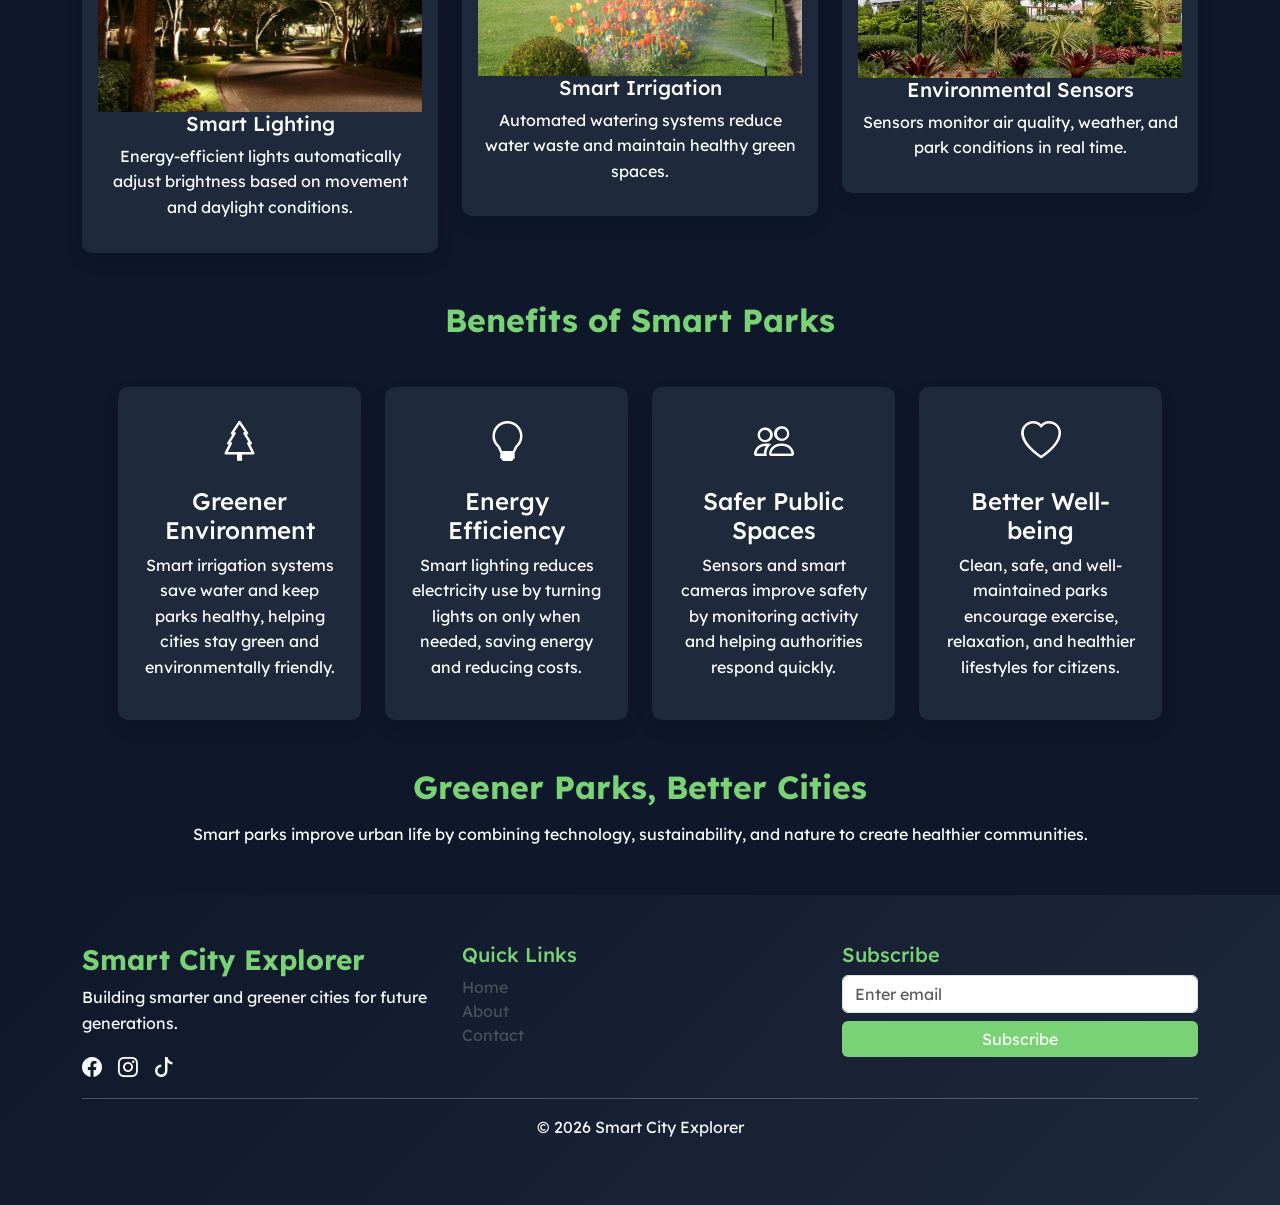
<file: parks.html>
<!doctype html>
<html lang="en">
<head>
  <meta charset="utf-8">
  <meta name="viewport" content="width=device-width, initial-scale=1">
  <title>Parks • Smart Sustainable City Explorer</title>

  <link rel="icon" type="image/png" href="images/Logo.png">
  <link href="https://cdn.jsdelivr.net/npm/bootstrap@5.3.8/dist/css/bootstrap.min.css" rel="stylesheet">
  <link rel="stylesheet" href="https://cdn.jsdelivr.net/npm/bootstrap-icons@1.11.3/font/bootstrap-icons.css">
  <link href="https://fonts.googleapis.com/css2?family=Lexend:wght@100..900&display=swap" rel="stylesheet">
  <link rel="stylesheet" href="style.css">
</head>
<body>

<nav class="navbar navbar-expand-lg navbar-dark sticky-top shadow custom-navbar">
  <div class="container-fluid">

    <a class="navbar-brand fw-bold me-4" href="index.html">
      <img src="images/Logo.png" style="height:45px;width:45px;">
      Smart City Explorer
    </a>

    <button class="navbar-toggler" type="button" data-bs-toggle="collapse" data-bs-target="#navbarNav">
      <span class="navbar-toggler-icon"></span>
    </button>

    <div class="collapse navbar-collapse" id="navbarNav">

      <ul class="navbar-nav ms-auto">

        <li class="nav-item">
          <a class="nav-link" href="index.html">Home</a>
        </li>

        <li class="nav-item">
          <a class="nav-link" href="about.html">About</a>
        </li>

        <li class="nav-item dropdown">
          <a class="nav-link dropdown-toggle" href="#" role="button" data-bs-toggle="dropdown">
            City Zones
          </a>

          <ul class="dropdown-menu">
            <li><a class="dropdown-item" href="transport.html">Transport</a></li>
            <li><a class="dropdown-item active" href="energy.html">Energy</a></li>
            <li><a class="dropdown-item" href="traffic.html">Traffic</a></li>
            <li><a class="dropdown-item" href="waste.html">Waste</a></li>
            <li><a class="dropdown-item" href="homes.html">Homes</a></li>
            <li><a class="dropdown-item" href="health.html">Health</a></li>
            <li><a class="dropdown-item" href="parks.html">Park</a></li>
            <li><a class="dropdown-item" href="water.html">Water</a></li>
          </ul>
        </li>

        <li class="nav-item dropdown">
          <a class="nav-link dropdown-toggle" href="#" role="button" data-bs-toggle="dropdown">
            Data & Map
          </a>

          <ul class="dropdown-menu">
            <li><a class="dropdown-item" href="city-map.html">City Map</a></li>
            <li><a class="dropdown-item" href="dashboard.html">Dashboard</a></li>
          </ul>
        </li>

        <li class="nav-item">
          <a class="nav-link active" href="contact.html">Contact</a>
        </li>

      </ul>
    </div>
  </div>
</nav>


<div class="container mt-5 text-center">
  <h1 class="fw-bold">Smart Parks & Green Spaces</h1>
  <p class="lead text-center">
    Smart parks combine nature and technology to create cleaner, safer,
    and more sustainable public spaces for citizens.
  </p>
</div>


<div class="container mt-5">
  <h2 class="fw-semibold">Introduction</h2>
  <p>
    Parks are an important part of smart sustainable cities because they improve
    environmental quality and public wellbeing. Smart parks use technologies such
    as automated lighting, environmental sensors, and smart irrigation systems to
    reduce energy and water waste while improving safety and maintenance. These
    innovations help create greener and healthier urban environments.
  </p>
</div>


<div class="container mt-5">
  <div class="row justify-content-center">
    <div class="col-lg-10 col-xl-8">

      <div class="alert text-center p-5">
        <h2 class="mb-3">Why Parks Need to Become Smart</h2>
        <p class="mb-0">
          Traditional parks often waste electricity and water due to inefficient
          maintenance systems. Smart technologies help cities manage parks more
          efficiently while improving safety, cleanliness, and environmental
          sustainability for visitors.
        </p>
      </div>

    </div>
  </div>
</div>


<div id="parkCarousel" class="carousel slide" data-bs-ride="carousel" data-bs-interval="3000">

  <div class="carousel-inner">

    <div class="carousel-item active">
      <img src="images/park1.webp" class="d-block w-100 img-fluid carousel-img">

      <div class="carousel-caption">
        <h1>Smart Lighting</h1>
        <p>
          Automatic lights save energy and improve safety during the night.
        </p>
      </div>
    </div>

    <div class="carousel-item">
      <img src="images/park2.jpg" class="d-block w-100 img-fluid carousel-img">

      <div class="carousel-caption">
        <h1>Smart Irrigation</h1>
        <p>
          Sensors monitor soil conditions and reduce unnecessary water use.
        </p>
      </div>
    </div>

    <div class="carousel-item">
      <img src="images/park3.jpg" class="d-block w-100 img-fluid carousel-img">

      <div class="carousel-caption">
        <h1>Environmental Monitoring</h1>
        <p>
          Smart sensors monitor air quality, temperature, and park conditions.
        </p>
      </div>
    </div>

  </div>


  <button class="carousel-control-prev" type="button" data-bs-target="#parkCarousel" data-bs-slide="prev">
    <span class="carousel-control-prev-icon" aria-hidden="true"></span>
    <span class="visually-hidden">Previous</span>
  </button>

  <button class="carousel-control-next" type="button" data-bs-target="#parkCarousel" data-bs-slide="next">
    <span class="carousel-control-next-icon" aria-hidden="true"></span>
    <span class="visually-hidden">Next</span>
  </button>

</div>


<div class="container mt-5">

  <div class="text-center mb-4">
    <h2>Smart Park Technologies</h2>
  </div>

  <div class="row text-center">

    <div class="col-md-4">
      <div class="card p-3 shadow">
        <img src="images/smart-lighting.jpg" class="card-img-top" alt="Smart Lighting">

        <h5>Smart Lighting</h5>

        <p>
          Energy-efficient lights automatically adjust brightness based on movement
          and daylight conditions.
        </p>
      </div>
    </div>


    <div class="col-md-4">
      <div class="card p-3 shadow">
        <img src="images/smart-irrigation.jpg" class="card-img-top" alt="Smart Irrigation">

        <h5>Smart Irrigation</h5>

        <p>
          Automated watering systems reduce water waste and maintain healthy green spaces.
        </p>
      </div>
    </div>


    <div class="col-md-4">
      <div class="card p-3 shadow">
        <img src="images/environmental sensors.jpg" class="card-img-top" alt="Environmental Sensors">

        <h5>Environmental Sensors</h5>

        <p>
          Sensors monitor air quality, weather, and park conditions in real time.
        </p>
      </div>
    </div>

  </div>
</div>


<div class="container mt-5 px-lg-5">

  <h2 class="text-center mb-5">Benefits of Smart Parks</h2>

  <div class="row g-4 justify-content-center">

    <div class="col-sm-10 col-md-6 col-lg-3">
      <div class="card h-100 text-center p-4 shadow">

        <i class="bi bi-tree fs-1 mb-3"></i>

        <h4>Greener Environment</h4>

        <p>
          Smart irrigation systems save water and keep parks healthy,
          helping cities stay green and environmentally friendly.
        </p>
      </div>
    </div>


    <div class="col-sm-10 col-md-6 col-lg-3">
      <div class="card h-100 text-center p-4 shadow">

        <i class="bi bi-lightbulb fs-1 mb-3"></i>

        <h4>Energy Efficiency</h4>

        <p>
          Smart lighting reduces electricity use by turning lights on
          only when needed, saving energy and reducing costs.
        </p>
      </div>
    </div>


    <div class="col-sm-10 col-md-6 col-lg-3">
      <div class="card h-100 text-center p-4 shadow">

        <i class="bi bi-people fs-1 mb-3"></i>

        <h4>Safer Public Spaces</h4>

        <p>
          Sensors and smart cameras improve safety by monitoring
          activity and helping authorities respond quickly.
        </p>
      </div>
    </div>


    <div class="col-sm-10 col-md-6 col-lg-3">
      <div class="card h-100 text-center p-4 shadow">

        <i class="bi bi-heart fs-1 mb-3"></i>

        <h4>Better Well-being</h4>

        <p>
          Clean, safe, and well-maintained parks encourage exercise,
          relaxation, and healthier lifestyles for citizens.
        </p>
      </div>
    </div>

  </div>
</div>


<div class="container mt-5 text-center">
  <h2>Greener Parks, Better Cities</h2>

  <p>
    Smart parks improve urban life by combining technology, sustainability,
    and nature to create healthier communities.
  </p>
</div>


<footer class="footer mt-5 py-5 text-light" style="background:linear-gradient(135deg,#0f172a,#1e293b);">
  <div class="container">
    <div class="row gy-4">

      <div class="col-lg-4">
        <h3>Smart City Explorer</h3>
        <p>Building smarter and greener cities for future generations.</p>
        <div class="d-flex gap-3">
          <a href="https://www.facebook.com/profile.php?id=61589331807177" class="text-light fs-5" data-bs-toggle="tooltip" data-bs-placement="top" data-bs-title="Facebook"><i class="bi bi-facebook"></i></a>
          <a href="https://www.instagram.com/smartcityexplorerwebsite?igsh=NWJoOTdnbTNvN2oy&utm_source=qr" class="text-light fs-5" data-bs-toggle="tooltip" data-bs-placement="top" data-bs-title="Instagram"><i class="bi bi-instagram"></i></a>
          <a href="https://www.tiktok.com/@smart.city.explor?_r=1&_t=ZS-967jxyKYe6E" class="text-light fs-5" data-bs-toggle="tooltip" data-bs-placement="top" data-bs-title="Tiktok"><i class="bi bi-tiktok"></i></a>
        </div>
      </div>

      <div class="col-lg-4">
        <h5>Quick Links</h5>
        <a href="index.html" class="d-block text-light-emphasis">Home</a>
        <a href="about.html" class="d-block text-light-emphasis">About</a>
        <a href="contact.html" class="d-block text-light-emphasis">Contact</a>
      </div>

      <div class="col-lg-4">
        <h5>Subscribe</h5>
        <input type="email" class="form-control mb-2" placeholder="Enter email">
        <button class="btn btn-success w-100">Subscribe</button>
      </div>

    </div>

    <hr>
    <p class="text-center">© 2026 Smart City Explorer</p>
  </div>
</footer>


<script src="https://cdn.jsdelivr.net/npm/bootstrap@5.3.8/dist/js/bootstrap.bundle.min.js"></script>
<script>
  const tooltipTriggerList = document.querySelectorAll('[data-bs-toggle="tooltip"]')
  const tooltipList = [...tooltipTriggerList].map(el => new bootstrap.Tooltip(el))
</script>
</body>
</html>
</file>
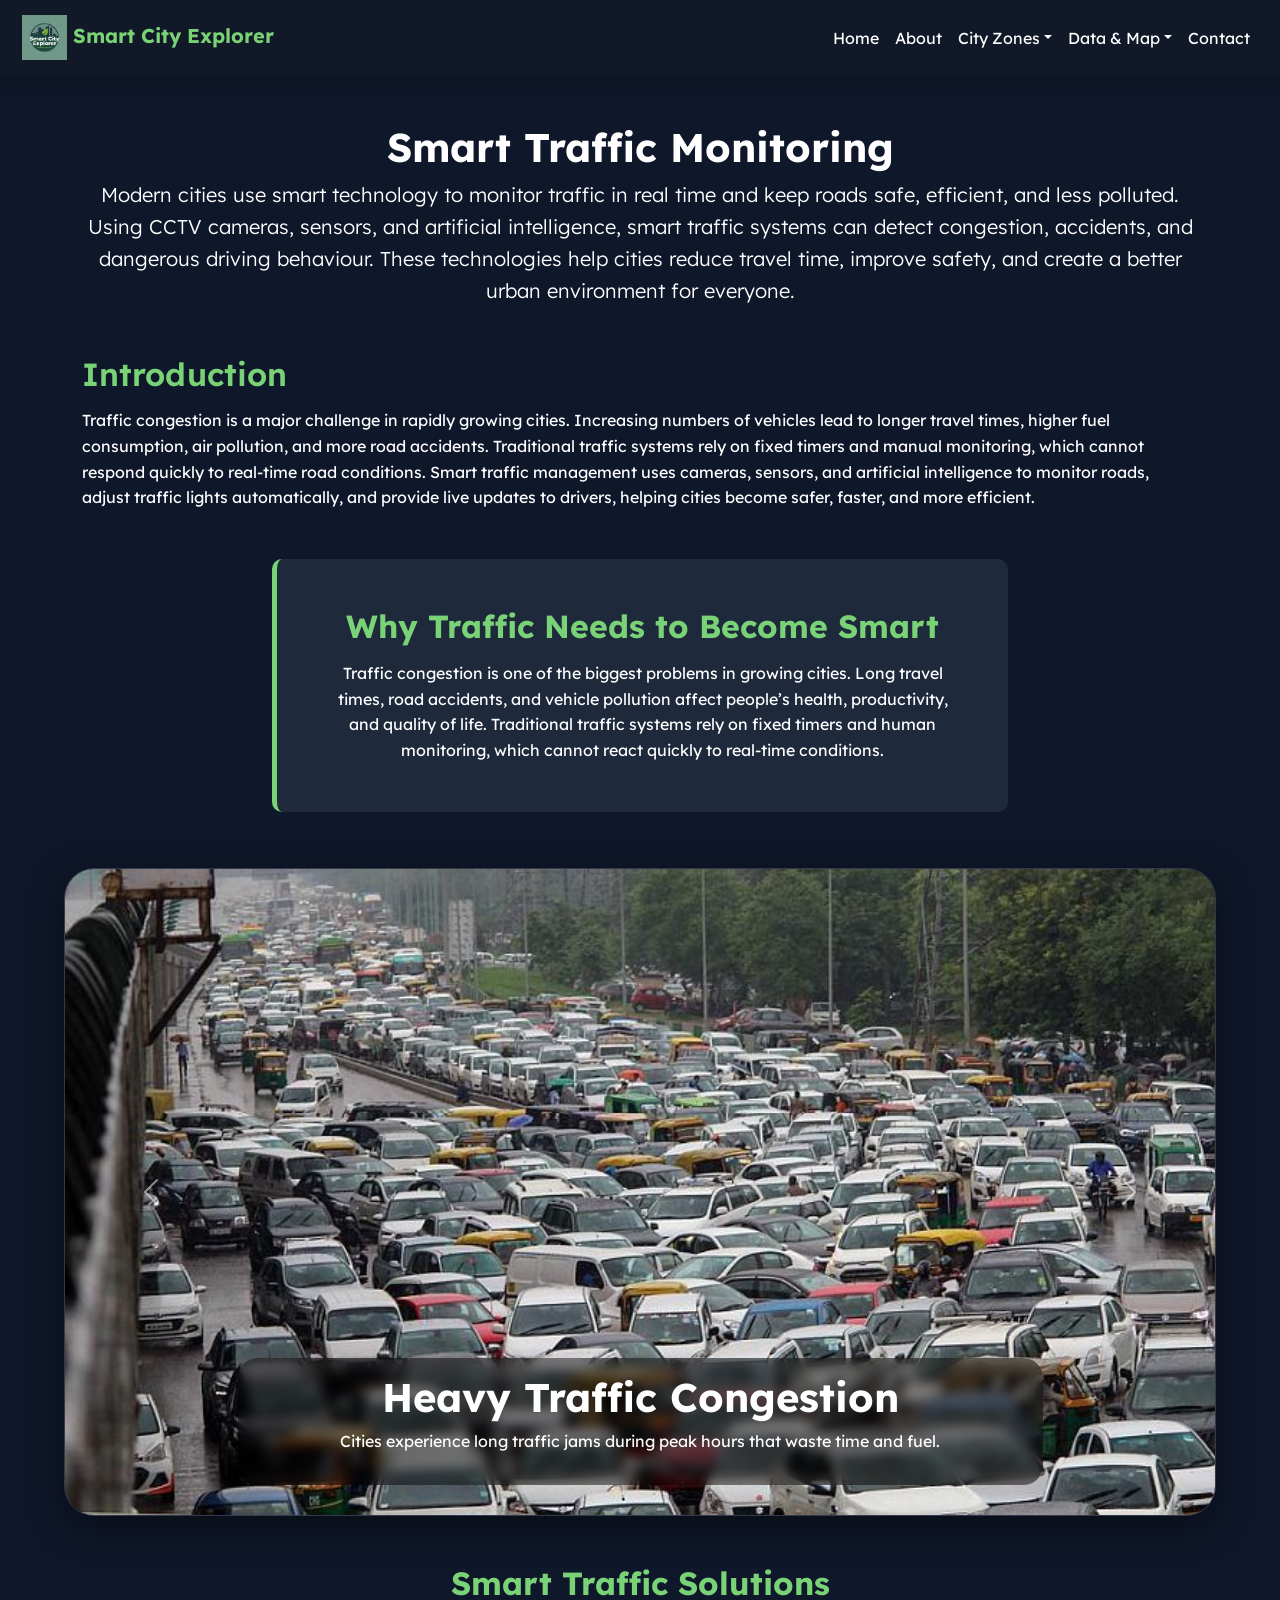
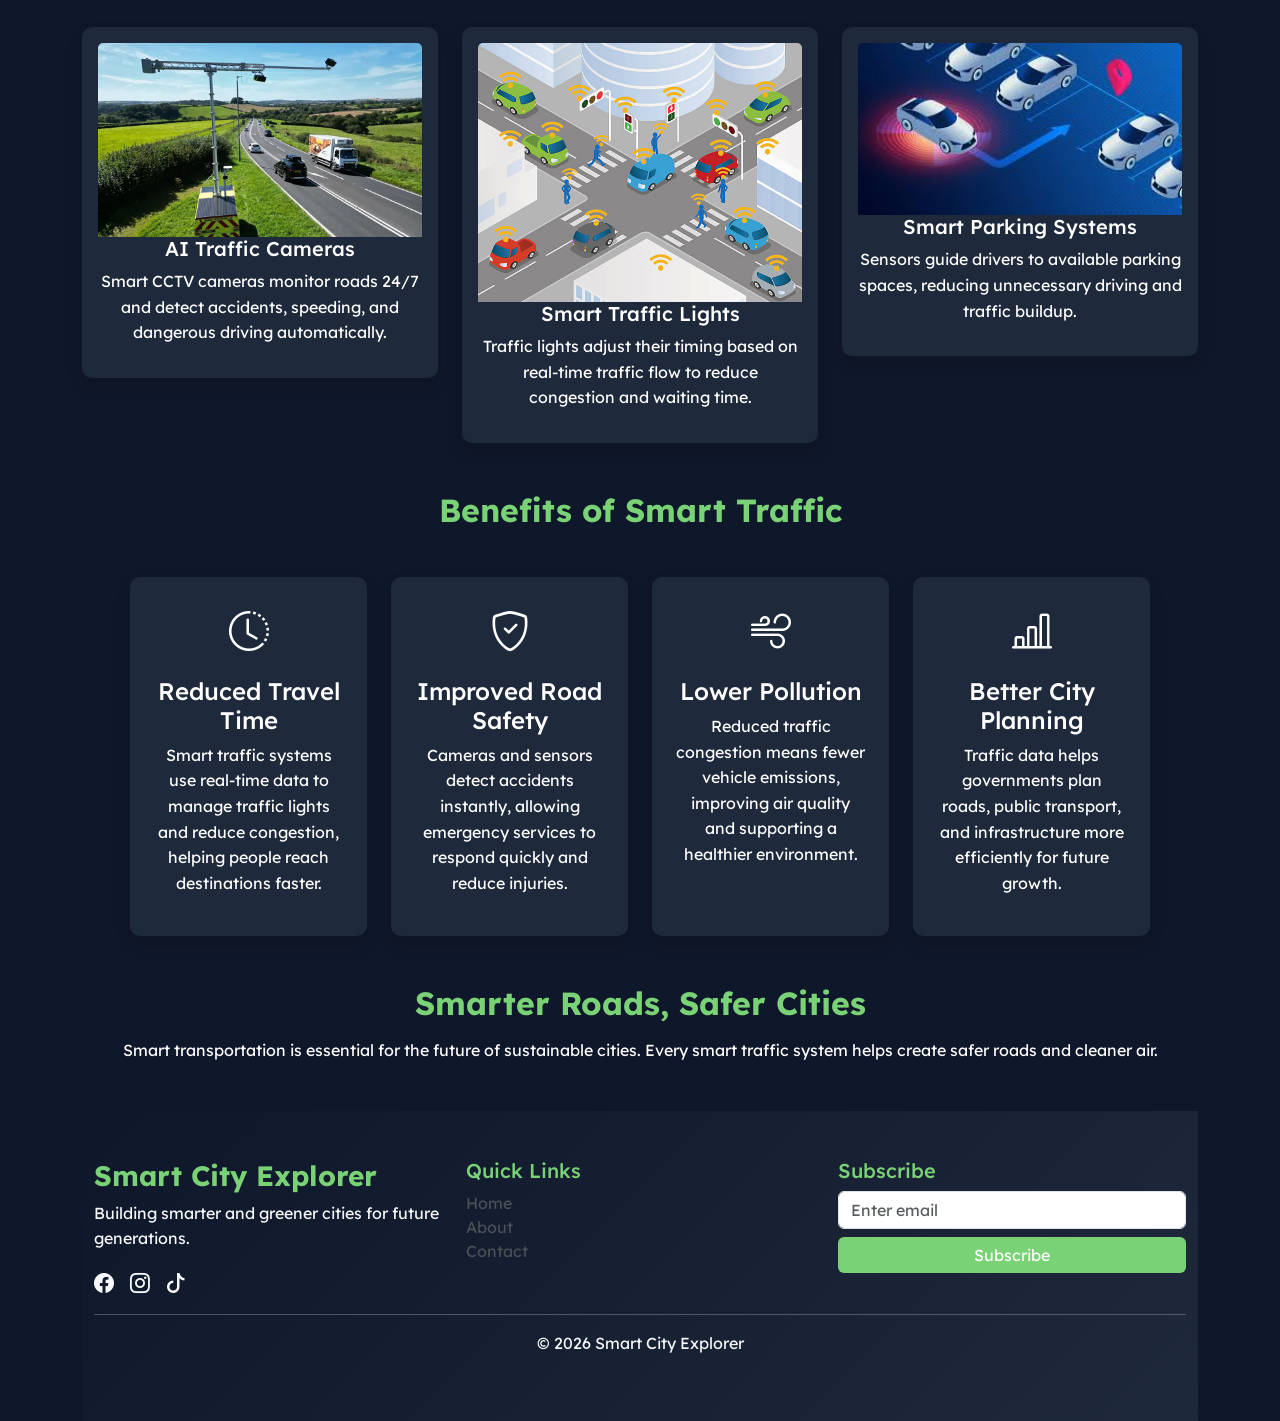
<file: traffic.html>
<!doctype html>
<html lang="en">
<head>
  <meta charset="utf-8">
  <meta name="viewport" content="width=device-width, initial-scale=1">
  <title>Traffic • Smart Sustainable City Explorer</title>

  <link rel="icon" type="image/png" href="images/Logo.png">
  <link href="https://cdn.jsdelivr.net/npm/bootstrap@5.3.8/dist/css/bootstrap.min.css" rel="stylesheet">
  <link href="https://cdn.jsdelivr.net/npm/bootstrap-icons@1.11.3/font/bootstrap-icons.css" rel="stylesheet">
  <link rel="stylesheet" href="https://cdn.jsdelivr.net/npm/bootstrap-icons@1.11.3/font/bootstrap-icons.css">
  <link href="https://fonts.googleapis.com/css2?family=Lexend:wght@100..900&display=swap" rel="stylesheet">
  <link rel="stylesheet" href="style.css">
</head>
<body>


<nav class="navbar navbar-expand-lg navbar-dark sticky-top shadow custom-navbar">
  <div class="container-fluid">
    <a class="navbar-brand fw-bold me-4" href="index.html">
      <img src="images/Logo.png" style="height:45px;width:45px;">
      Smart City Explorer
    </a>

    <button class="navbar-toggler" type="button" data-bs-toggle="collapse" data-bs-target="#navbarNav">
      <span class="navbar-toggler-icon"></span>
    </button>

    <div class="collapse navbar-collapse" id="navbarNav">
      <ul class="navbar-nav ms-auto">
        <li class="nav-item"><a class="nav-link" href="index.html">Home</a></li>
        <li class="nav-item"><a class="nav-link" href="about.html">About</a></li>

        <li class="nav-item dropdown">
          <a class="nav-link dropdown-toggle" href="#" role="button" data-bs-toggle="dropdown">City Zones</a>
          <ul class="dropdown-menu">
            <li><a class="dropdown-item" href="transport.html">Transport</a></li>
            <li><a class="dropdown-item" href="energy.html">Energy</a></li>
            <li><a class="dropdown-item" href="traffic.html">Traffic</a></li>
            <li><a class="dropdown-item" href="waste.html">Waste</a></li>
            <li><a class="dropdown-item" href="homes.html">Homes</a></li>
            <li><a class="dropdown-item" href="health.html">Health</a></li>
            <li><a class="dropdown-item" href="parks.html">Park</a></li>
            <li><a class="dropdown-item" href="water.html">Water</a></li>
          </ul>
        </li>

        <li class="nav-item dropdown">
          <a class="nav-link dropdown-toggle" href="#" role="button" data-bs-toggle="dropdown">Data & Map</a>
          <ul class="dropdown-menu">
            <li><a class="dropdown-item" href="city-map.html">City Map</a></li>
            <li><a class="dropdown-item" href="dashboard.html">Dashboard</a></li>
          </ul>
        </li>

        <li class="nav-item"><a class="nav-link active" href="contact.html">Contact</a></li>
      </ul>
    </div>
  </div>
</nav>



<div class="container mt-5 text-center">
  <h1 class="fw-bold">Smart Traffic Monitoring</h1>
  <p class="lead text-center">Modern cities use smart technology to monitor traffic in real time and keep roads safe, efficient, and less polluted. Using CCTV cameras, sensors, and artificial intelligence, smart traffic systems can detect congestion, accidents, and dangerous driving behaviour. These technologies help cities reduce travel time, improve safety, and create a better urban environment for everyone.</p>
</div>

<div class="container mt-5">
  <h2 class="fw-semibold">Introduction</h2>
  <p>
    Traffic congestion is a major challenge in rapidly growing cities. Increasing numbers of vehicles lead to longer travel times, higher fuel consumption, air pollution, and more road accidents. Traditional traffic systems rely on fixed timers and manual monitoring, which cannot respond quickly to real-time road conditions. Smart traffic management uses cameras, sensors, and artificial intelligence to monitor roads, adjust traffic lights automatically, and provide live updates to drivers, helping cities become safer, faster, and more efficient.
  </p>
</div>


<div class="container mt-5">
  <div class="row justify-content-center">
    <div class="col-lg-10 col-xl-8">
      
      <div class="alert text-center p-5">
        <h2 class="mb-3">Why Traffic Needs to Become Smart</h2>
        <p class="mb-0">
          Traffic congestion is one of the biggest problems in growing cities. 
          Long travel times, road accidents, and vehicle pollution affect people’s health, productivity, and quality of life. 
          Traditional traffic systems rely on fixed timers and human monitoring, which cannot react quickly to real-time conditions.
        </p>
      </div>

    </div>
  </div>
</div>

<div id="trafficCarousel" class="carousel slide" data-bs-ride="carousel">
  <div class="carousel-inner">

    <div class="carousel-item active">
      <img src="images/traffic1.jpeg" class="d-block w-100 img-fluid carousel-img">
      <div class="carousel-caption">
        <h1>Heavy Traffic Congestion</h1>
        <p>Cities experience long traffic jams during peak hours that waste time and fuel.</p>
      </div>
    </div>

    <div class="carousel-item">
      <img src="images/traffic2.jpg" class="d-block w-100 img-fluid carousel-img">
      <div class="carousel-caption">
        <h1>Road Accidents</h1>
        <p>Lack of monitoring leads to slow emergency response and unsafe roads.</p>
      </div>
    </div>

    <div class="carousel-item">
      <img src="images/traffic3.jpg" class="d-block w-100 img-fluid carousel-img">
      <div class="carousel-caption">
        <h1>Air Pollution</h1>
        <p>Vehicles stuck in traffic produce large amounts of carbon emissions.</p>
      </div>
    </div>

  </div>
  <button class="carousel-control-prev" type="button" data-bs-target="#trafficCarousel" data-bs-slide="prev">
    <span class="carousel-control-prev-icon" aria-hidden="true"></span>
    <span class="visually-hidden">Previous</span>
  </button>
  <button class="carousel-control-next" type="button" data-bs-target="#trafficCarousel" data-bs-slide="next">
    <span class="carousel-control-next-icon" aria-hidden="true"></span>
    <span class="visually-hidden">Next</span>
  </button>
</div>

<div class="container mt-5">

  <div class="text-center mb-4">
    <h2>Smart Traffic Solutions</h2>
  </div>

  <div class="row text-center">

    <div class="col-md-4">
      <div class="card p-3 shadow">
        <img src="images/ai traffic cameras.webp" class="card-img-top" alt="AI Traffic Cameras">
        <h5>AI Traffic Cameras</h5>
        <p>Smart CCTV cameras monitor roads 24/7 and detect accidents, speeding, and dangerous driving automatically.</p>
      </div>
    </div>

    <div class="col-md-4">
      <div class="card p-3 shadow">
        <img src="images/smart traffic lights.jpeg" class="card-img-top" alt="Smart Traffic Lights">
        <h5>Smart Traffic Lights</h5>
        <p>Traffic lights adjust their timing based on real-time traffic flow to reduce congestion and waiting time.</p>
      </div>
    </div>

    <div class="col-md-4">
      <div class="card p-3 shadow">
        <img src="images/smart parking system.jpg" class="card-img-top" alt="Smart Parking Systems">
        <h5>Smart Parking Systems</h5>
        <p>Sensors guide drivers to available parking spaces, reducing unnecessary driving and traffic buildup.</p>
      </div>
    </div>

  </div>


<div class="container mt-5 px-lg-5">

  <h2 class="text-center mb-5">Benefits of Smart Traffic</h2>

  <div class="row g-4 justify-content-center">


    <div class="col-sm-10 col-md-6 col-lg-3">
      <div class="card h-100 text-center p-4 shadow">
        <i class="bi bi-clock-history fs-1 mb-3"></i>
        <h4>Reduced Travel Time</h4>
        <p>
          Smart traffic systems use real-time data to manage traffic lights 
          and reduce congestion, helping people reach destinations faster.
        </p>
      </div>
    </div>


    <div class="col-sm-10 col-md-6 col-lg-3">
      <div class="card h-100 text-center p-4 shadow">
        <i class="bi bi-shield-check fs-1 mb-3"></i>
        <h4>Improved Road Safety</h4>
        <p>
          Cameras and sensors detect accidents instantly, allowing emergency 
          services to respond quickly and reduce injuries.
        </p>
      </div>
    </div>


    <div class="col-sm-10 col-md-6 col-lg-3">
      <div class="card h-100 text-center p-4 shadow">
        <i class="bi bi-wind fs-1 mb-3"></i>
        <h4>Lower Pollution</h4>
        <p>
          Reduced traffic congestion means fewer vehicle emissions, 
          improving air quality and supporting a healthier environment.
        </p>
      </div>
    </div>


    <div class="col-sm-10 col-md-6 col-lg-3">
      <div class="card h-100 text-center p-4 shadow">
        <i class="bi bi-bar-chart-line fs-1 mb-3"></i>
        <h4>Better City Planning</h4>
        <p>
          Traffic data helps governments plan roads, public transport, 
          and infrastructure more efficiently for future growth.
        </p>
      </div>
    </div>

  </div>
</div>

<div class="container mt-5 text-center">
  <h2>Smarter Roads, Safer Cities</h2>
  <p>Smart transportation is essential for the future of sustainable cities. Every smart traffic system helps create safer roads and cleaner air.</p>
</div>


<footer class="footer mt-5 py-5 text-light" style="background:linear-gradient(135deg,#0f172a,#1e293b);">
  <div class="container">
    <div class="row gy-4">

      <div class="col-lg-4">
        <h3>Smart City Explorer</h3>
        <p>Building smarter and greener cities for future generations.</p>
        <div class="d-flex gap-3">
          <a href="https://www.facebook.com/profile.php?id=61589331807177" class="text-light fs-5" data-bs-toggle="tooltip" data-bs-placement="top" data-bs-title="Facebook"><i class="bi bi-facebook"></i></a>
          <a href="https://www.instagram.com/smartcityexplorerwebsite?igsh=NWJoOTdnbTNvN2oy&utm_source=qr" class="text-light fs-5" data-bs-toggle="tooltip" data-bs-placement="top" data-bs-title="Instagram"><i class="bi bi-instagram"></i></a>
          <a href="https://www.tiktok.com/@smart.city.explor?_r=1&_t=ZS-967jxyKYe6E" class="text-light fs-5" data-bs-toggle="tooltip" data-bs-placement="top" data-bs-title="Tiktok"><i class="bi bi-tiktok"></i></a>
        </div>
      </div>

      <div class="col-lg-4">
        <h5>Quick Links</h5>
        <a href="index.html" class="d-block text-light-emphasis">Home</a>
        <a href="about.html" class="d-block text-light-emphasis">About</a>
        <a href="contact.html" class="d-block text-light-emphasis">Contact</a>
      </div>

      <div class="col-lg-4">
        <h5>Subscribe</h5>
        <input type="email" class="form-control mb-2" placeholder="Enter email">
        <button class="btn btn-success w-100">Subscribe</button>
      </div>

    </div>

    <hr>
    <p class="text-center">© 2026 Smart City Explorer</p>
  </div>
</footer>

<script src="https://cdn.jsdelivr.net/npm/bootstrap@5.3.8/dist/js/bootstrap.bundle.min.js"></script>
<script>
  const tooltipTriggerList = document.querySelectorAll('[data-bs-toggle="tooltip"]')
  const tooltipList = [...tooltipTriggerList].map(el => new bootstrap.Tooltip(el))
</script>
</body>
</html>
</file>
<file: style.css>
*{
  margin:0;
  padding:0;
  box-sizing:border-box;
}

body{
  font-family: "Lexend", sans-serif;
  background:#0f172a;
  color:white;
}

.custom-navbar{
  background:#111827;
  padding:10px;
}

.navbar-brand{
  color:#7ad276 !important;
  font-weight:bold;
}

.nav-link{
  color:white !important;
}

.nav-link:hover{
  color:#7ad276 !important;
}

.dropdown-menu{
  background:#1e293b;
}

.dropdown-item{
  color:white;
}

.dropdown-item:hover{
  background:#7ad276;
  color:black;
}

.carousel{
  margin-top:20px;
}

#cityCarousel{
  width: 90%;
  margin: 40px auto;
  border-radius: 30px;
  overflow: hidden;
  box-shadow: 0 10px 35px rgba(0,0,0,0.5);
  border: 1px solid rgba(255,255,255,0.15);
}

#energyCarousel{
  width: 90%;
  margin: 40px auto;
  border-radius: 30px;
  overflow: hidden;
  box-shadow: 0 10px 35px rgba(0,0,0,0.5);
  border: 1px solid rgba(255,255,255,0.15);
}

#trafficCarousel{
  width: 90%;
  margin: 40px auto;
  border-radius: 30px;
  overflow: hidden;
  box-shadow: 0 10px 35px rgba(0,0,0,0.5);
  border: 1px solid rgba(255,255,255,0.15);
}

#homesCarousel{
  width: 90%;
  margin: 40px auto;
  border-radius: 30px;
  overflow: hidden;
  box-shadow: 0 10px 35px rgba(0,0,0,0.5);
  border: 1px solid rgba(255,255,255,0.15);
}

#transportCarousel{
  width: 90%;
  margin: 40px auto;
  border-radius: 30px;
  overflow: hidden;
  box-shadow: 0 10px 35px rgba(0,0,0,0.5);
  border: 1px solid rgba(255,255,255,0.15);
}

#wasteCarousel{
  width: 90%;
  margin: 40px auto;
  border-radius: 30px;
  overflow: hidden;
  box-shadow: 0 10px 35px rgba(0,0,0,0.5);
  border: 1px solid rgba(255,255,255,0.15);
}

#healthCarousel{
  width: 90%;
  margin: 40px auto;
  border-radius: 30px;
  overflow: hidden;
  box-shadow: 0 10px 35px rgba(0,0,0,0.5);
  border: 1px solid rgba(255,255,255,0.15);
}

#parkCarousel{
  width: 90%;
  margin: 40px auto;
  border-radius: 30px;
  overflow: hidden;
  box-shadow: 0 10px 35px rgba(0,0,0,0.5);
  border: 1px solid rgba(255,255,255,0.15);
}

#cityCarousel #energyCarousel #trafficCarousel #homesCarousel #transportCarousel #wasteCarousel #healthCarousel #parkCarousel .carousel-item img{
  height: 500px;
  object-fit: cover;
  border-radius: 30px;
}

.carousel-caption{
  background: rgba(0,0,0,0.45);
  backdrop-filter: blur(6px);
  border-radius: 20px;
  padding: 15px;
  bottom: 30px;
}

h1,h2,h3{
  font-weight:bold;
}

h2{
  color:#7ad276;
  margin-bottom:15px;
}

p{
  line-height:1.6;
}

.card{
  background:#1e293b;
  border:none;
  color:white;
  border-radius:10px;
  padding:20px;
  transition: transform ease-in 0.3s, ease-out 0.3s;
}

.card:hover{
  transform:translateY(-12px);
}

.accordion-button{
  background:#1e293b;
  color:white;
}

.accordion-body{
  background:#0f172a;
  color:#ddd;
}

.btn-success{
  background:#7ad276;
  border:none;
}

.btn-success:hover{
  background:#5fb85c;
}

.badge{
  font-size:14px;
  padding:8px 12px;
}

footer{
  background:#111827;
  padding-top:40px;
}

footer h3, footer h5{
  color:#7ad276;
}

footer a{
  color:white;
  text-decoration:none;
}

footer a:hover{
  color:#7ad276;
}

@media (max-width:992px){

  .carousel-img{
    height:380px;
  }

  .carousel-caption h1{
    font-size:28px;
  }

  .carousel-caption p{
    font-size:16px;
  }

  .navbar-brand{
    font-size:18px;
  }

  .navbar-brand img{
    height:35px;
    width:35px;
  }
}

@media (max-width:768px){

  h1{ font-size:28px; }
  h2{ font-size:24px; }
  p{ font-size:15px; }

  footer{
    text-align:center;
  }

  .container{
    padding-left:20px;
    padding-right:20px;
  }

  .card{
    padding:18px;
  }
}

@media (max-width:576px){

  .carousel-img{
    height:260px;
  }

  .carousel-caption{
    padding:10px;
  }

  .carousel-caption h1{
    font-size:20px;
  }

  .carousel-caption p{
    font-size:13px;
  }

  .badge{
    font-size:12px;
    padding:6px 10px;
  }

  .card{
    padding:16px;
  }
}

.alert{
  background:#1e293b;
  border:none;
  color:white;
  border-left:5px solid #7ad276;
  border-radius:10px;
}

.alert h2{
  color:#7ad276;
}

.alert-primary{
  background:#1e293b;
  color:white;
}
</file>
